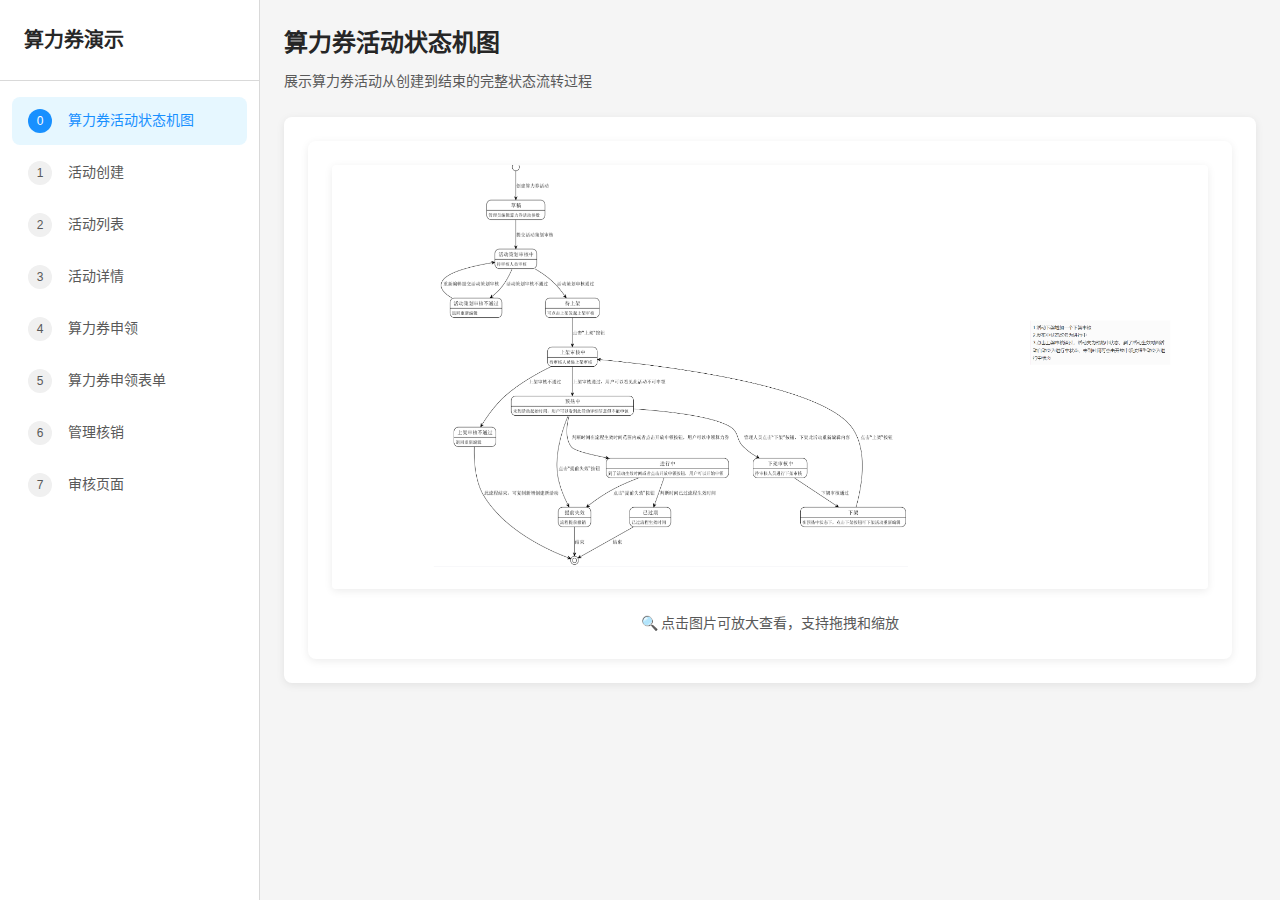
<file: index.html>
<!DOCTYPE html>
<html lang="zh-CN">
<head>
    <meta charset="UTF-8">
    <meta name="viewport" content="width=device-width, initial-scale=1.0">
    <title>算力券演示系统</title>
    <link rel="stylesheet" href="styles/main.css">
    <style>
        .content-area {
            padding: 0;
        }
        #content-frame {
            width: 100%;
            height: 100vh;
            border: none;
        }
    </style>
</head>
<body>
    <div class="main-container">
        <!-- 侧边栏导航 -->
        <aside class="sidebar">
            <div class="sidebar-header">
                <h1>算力券演示</h1>
            </div>
            <nav>
                <ul class="sidebar-nav">
                    <li class="sidebar-nav-item">
                        <a href="pages/state-machine.html" class="sidebar-nav-link active" target="content-frame">
                            <span class="step-number">0</span>
                            算力券活动状态机图
                        </a>
                    </li>
                    <li class="sidebar-nav-item">
                        <a href="pages/activity-create.html" class="sidebar-nav-link" target="content-frame">
                            <span class="step-number">1</span>
                            活动创建
                        </a>
                    </li>
                    <li class="sidebar-nav-item">
                        <a href="pages/activity-list.html" class="sidebar-nav-link" target="content-frame">
                            <span class="step-number">2</span>
                            活动列表
                        </a>
                    </li>
                    <li class="sidebar-nav-item">
                        <a href="pages/activity-detail.html" class="sidebar-nav-link" target="content-frame">
                            <span class="step-number">3</span>
                            活动详情
                        </a>
                    </li>
                    <li class="sidebar-nav-item">
                        <a href="pages/order-select.html" class="sidebar-nav-link" target="content-frame">
                            <span class="step-number">4</span>
                            算力券申领
                        </a>
                    </li>
                    <li class="sidebar-nav-item">
                        <a href="pages/material-submit.html" class="sidebar-nav-link" target="content-frame">
                            <span class="step-number">5</span>
                            算力券申领表单
                        </a>
                    </li>
                    <li class="sidebar-nav-item">
                        <a href="pages/verification-manage.html" class="sidebar-nav-link" target="content-frame">
                            <span class="step-number">6</span>
                            管理核销
                        </a>
                    </li>
                    <li class="sidebar-nav-item">
                        <a href="pages/audit.html" class="sidebar-nav-link" target="content-frame">
                            <span class="step-number">7</span>
                            审核页面
                        </a>
                    </li>
                </ul>
            </nav>
        </aside>

        <!-- 内容区域 -->
        <main class="content-area">
            <iframe 
                id="content-frame" 
                name="content-frame" 
                src="pages/state-machine.html" 
                frameborder="0"
            ></iframe>
        </main>
    </div>

    <script>
        // 导航链接点击时添加active类
        document.querySelectorAll('.sidebar-nav-link').forEach(link => {
            link.addEventListener('click', function() {
                document.querySelectorAll('.sidebar-nav-link').forEach(l => l.classList.remove('active'));
                this.classList.add('active');
            });
        });
    </script>
</body>
</html>
</file>
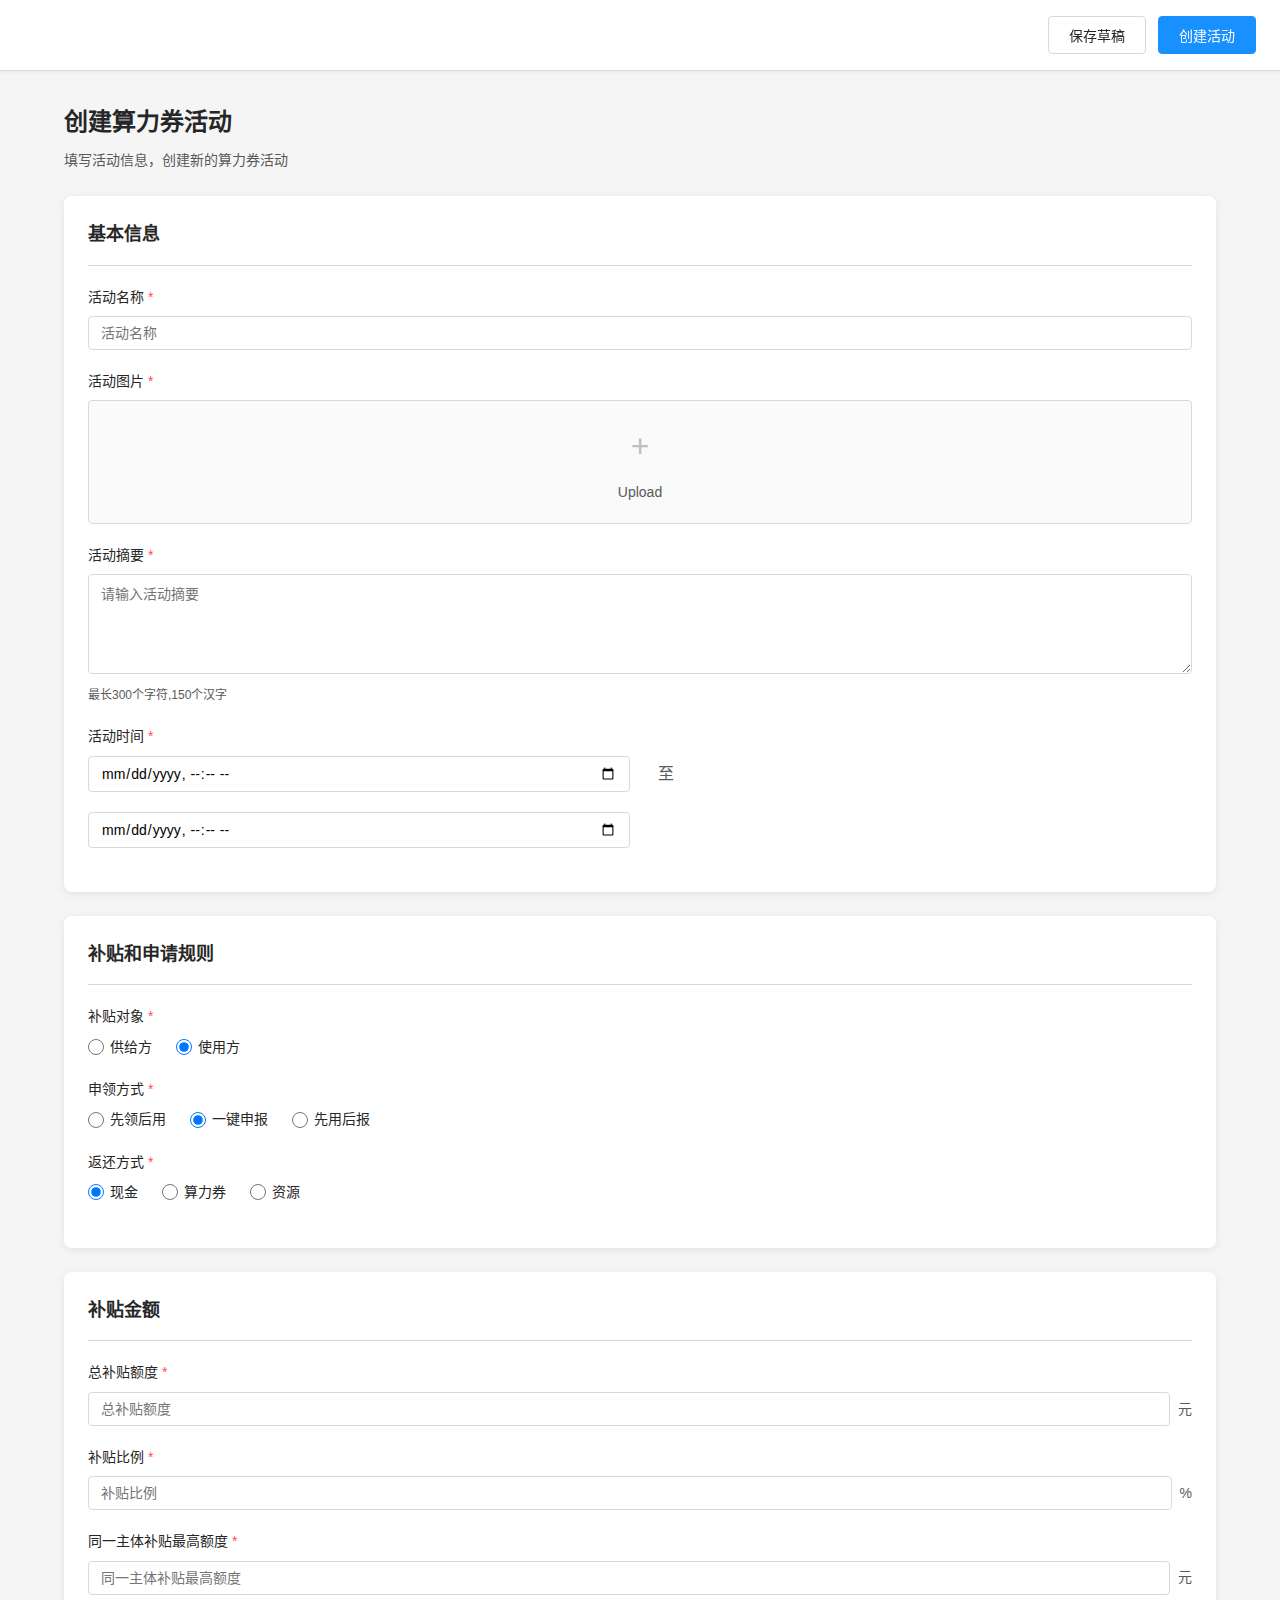
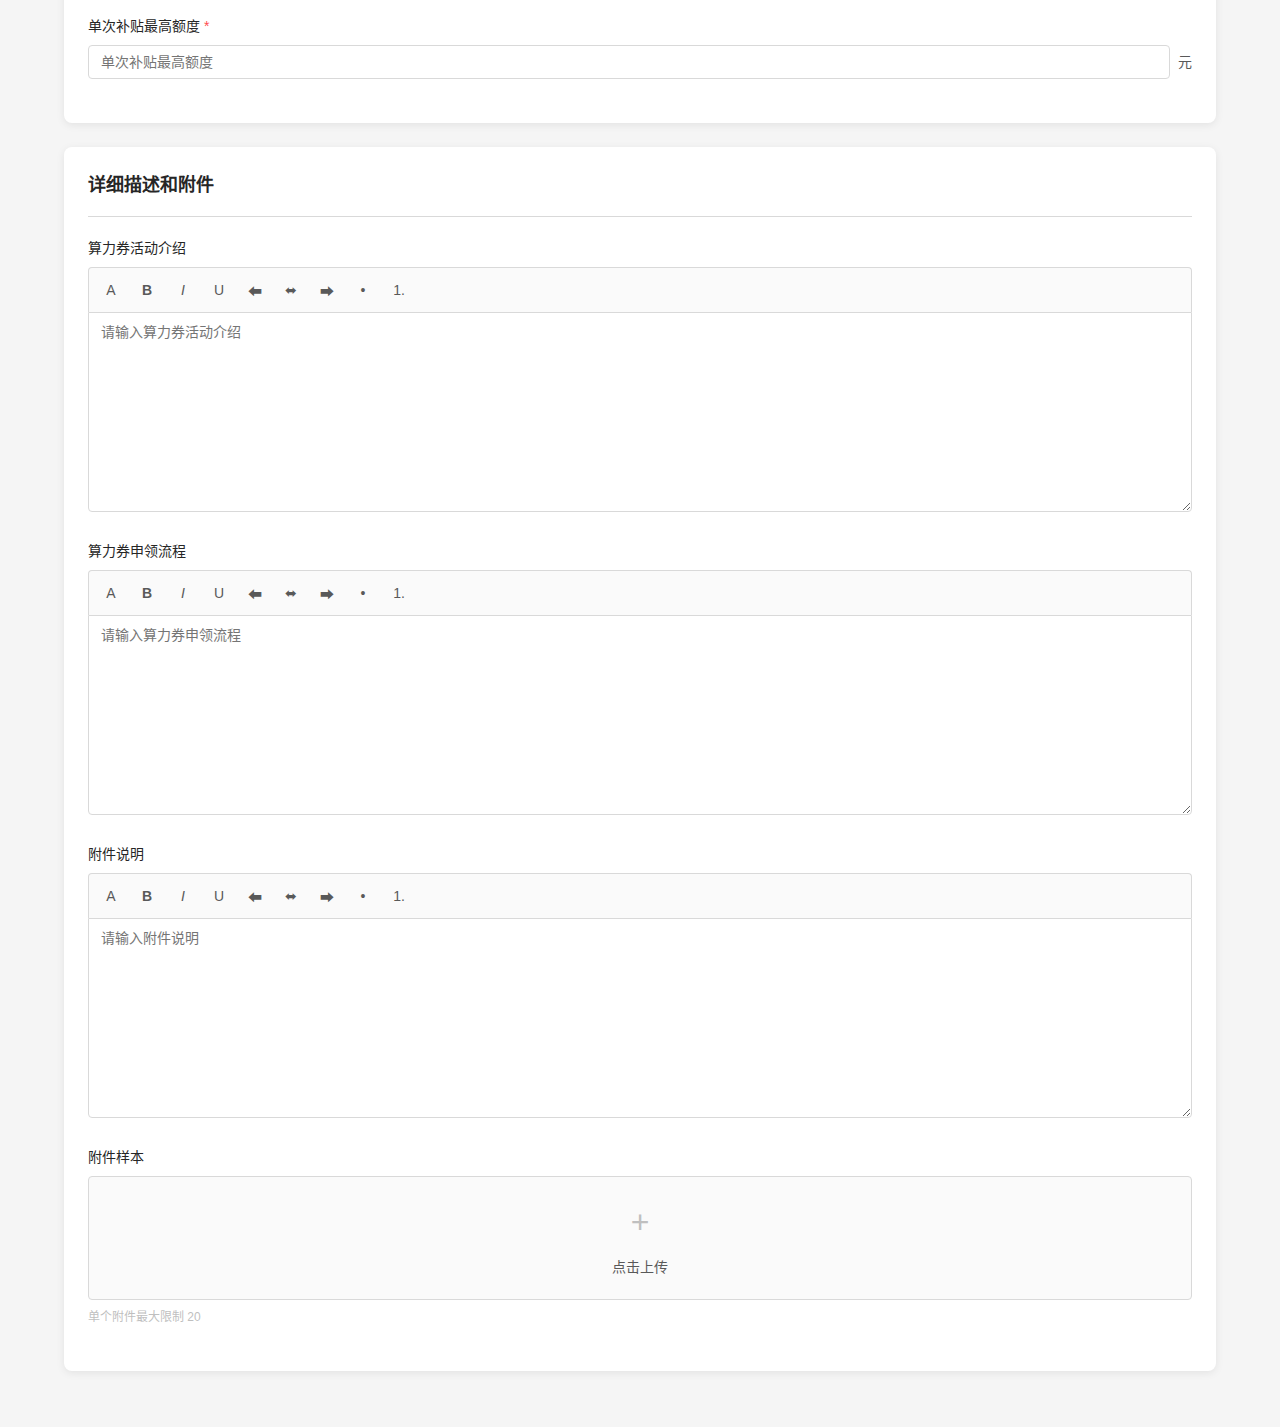
<file: pages/activity-create.html>
<!DOCTYPE html>
<html lang="zh-CN">
<head>
    <meta charset="UTF-8">
    <meta name="viewport" content="width=device-width, initial-scale=1.0">
    <title>活动创建</title>
    <link rel="stylesheet" href="../styles/main.css">
    <style>
        body {
            padding: 0;
            background-color: var(--bg-color);
            margin: 0;
        }
        .page-container {
            max-width: 100%;
            margin: 0;
        }
        
        /* 顶部操作栏 */
        .top-action-bar {
            background: var(--bg-white);
            border-bottom: 1px solid var(--border-color);
            padding: 16px 24px;
            display: flex;
            justify-content: flex-end;
            gap: 12px;
            position: sticky;
            top: 0;
            z-index: 100;
            box-shadow: 0 2px 4px rgba(0, 0, 0, 0.04);
        }
        .btn-top-action {
            padding: 8px 20px;
            border: 1px solid var(--border-color);
            border-radius: var(--radius-sm);
            font-size: 14px;
            cursor: pointer;
            transition: all 0.2s;
            background: var(--bg-white);
            color: var(--text-primary);
        }
        .btn-top-action:hover {
            border-color: var(--primary-color);
            color: var(--primary-color);
        }
        .btn-top-action.primary {
            background-color: var(--primary-color);
            color: white;
            border-color: var(--primary-color);
        }
        .btn-top-action.primary:hover {
            background-color: var(--primary-hover);
        }
        
        .content-wrapper {
            max-width: 1200px;
            margin: 0 auto;
            padding: 32px 24px;
        }
        .form-row {
            display: grid;
            grid-template-columns: repeat(2, 1fr);
            gap: 20px;
        }
        .form-group.full-width {
            grid-column: 1 / -1;
        }
        .form-group {
            margin-bottom: 20px;
        }
        .form-label {
            display: block;
            margin-bottom: 8px;
            color: var(--text-primary);
            font-size: 14px;
            font-weight: 500;
        }
        .form-label.required::after {
            content: ' *';
            color: var(--error-color);
        }
        .form-input,
        .form-select,
        .form-textarea {
            width: 100%;
            padding: 8px 12px;
            border: 1px solid var(--border-color);
            border-radius: var(--radius-sm);
            font-size: 14px;
            transition: all 0.2s;
            font-family: inherit;
        }
        .form-input:focus,
        .form-select:focus,
        .form-textarea:focus {
            outline: none;
            border-color: var(--primary-color);
            box-shadow: 0 0 0 2px rgba(24, 144, 255, 0.1);
        }
        .form-textarea {
            min-height: 100px;
            resize: vertical;
        }
        .form-textarea.large {
            min-height: 200px;
        }
        .char-limit {
            font-size: 12px;
            color: var(--text-secondary);
            margin-top: 4px;
        }
        .radio-group {
            display: flex;
            gap: 24px;
            margin-top: 8px;
        }
        .radio-item {
            display: flex;
            align-items: center;
            gap: 6px;
        }
        .radio-item input[type="radio"] {
            width: 16px;
            height: 16px;
            cursor: pointer;
        }
        .radio-item label {
            margin: 0;
            font-weight: normal;
            cursor: pointer;
            font-size: 14px;
        }
        .upload-area {
            border: 1px solid var(--border-color);
            border-radius: var(--radius-sm);
            padding: 20px;
            text-align: center;
            background: #fafafa;
            cursor: pointer;
            transition: all 0.2s;
        }
        .upload-area:hover {
            border-color: var(--primary-color);
            background: #f0f7ff;
        }
        .upload-icon {
            font-size: 32px;
            color: var(--text-disabled);
            margin-bottom: 8px;
        }
        .upload-text {
            font-size: 14px;
            color: var(--text-secondary);
        }
        .upload-hint {
            font-size: 12px;
            color: var(--text-disabled);
            margin-top: 8px;
        }
        .unit-label {
            display: inline-block;
            margin-left: 8px;
            color: var(--text-secondary);
            font-size: 14px;
        }
        .input-with-unit {
            display: flex;
            align-items: center;
        }
        .input-with-unit input {
            flex: 1;
        }
        .rich-text-toolbar {
            border: 1px solid var(--border-color);
            border-bottom: none;
            border-radius: var(--radius-sm) var(--radius-sm) 0 0;
            padding: 8px;
            background: #fafafa;
            display: flex;
            gap: 8px;
            flex-wrap: wrap;
        }
        .toolbar-btn {
            width: 28px;
            height: 28px;
            border: none;
            background: transparent;
            border-radius: var(--radius-sm);
            cursor: pointer;
            display: flex;
            align-items: center;
            justify-content: center;
            font-size: 14px;
            color: var(--text-secondary);
            transition: all 0.2s;
        }
        .toolbar-btn:hover {
            background: #e6f7ff;
            color: var(--primary-color);
        }
        .rich-text-area {
            border: 1px solid var(--border-color);
            border-radius: 0 0 var(--radius-sm) var(--radius-sm);
            min-height: 200px;
        }
        .section-title {
            font-size: 16px;
            font-weight: 600;
            color: var(--text-primary);
            margin-bottom: 20px;
            padding-bottom: 12px;
            border-bottom: 1px solid var(--border-color);
        }
    </style>
</head>
<body>
    <!-- 顶部操作栏 -->
    <div class="top-action-bar">
        <button type="button" class="btn-top-action">保存草稿</button>
        <button type="submit" class="btn-top-action primary" form="activityForm">创建活动</button>
    </div>

    <div class="content-wrapper">
        <div class="page-header">
            <h1 class="page-title">创建算力券活动</h1>
            <p class="page-description">填写活动信息，创建新的算力券活动</p>
        </div>

        <form id="activityForm">
            <!-- 基本信息 -->
            <div class="card">
                <div class="card-header">
                    <h2 class="card-title">基本信息</h2>
                </div>
                
                <div class="form-group">
                    <label class="form-label required">活动名称</label>
                    <input type="text" class="form-input" placeholder="活动名称">
                </div>

                <div class="form-group">
                    <label class="form-label required">活动图片</label>
                    <div class="upload-area">
                        <div class="upload-icon">+</div>
                        <div class="upload-text">Upload</div>
                    </div>
                </div>

                <div class="form-group">
                    <label class="form-label required">活动摘要</label>
                    <textarea class="form-textarea" placeholder="请输入活动摘要"></textarea>
                    <div class="char-limit">最长300个字符,150个汉字</div>
                </div>

                <div class="form-group">
                    <label class="form-label required">活动时间</label>
                    <div class="form-row">
                        <div class="form-group" style="margin-bottom: 0;">
                            <input type="datetime-local" class="form-input" placeholder="起始时间">
                        </div>
                        <div style="display: flex; align-items: center; padding: 0 8px;">
                            <span style="color: var(--text-secondary);">至</span>
                        </div>
                        <div class="form-group" style="margin-bottom: 0;">
                            <input type="datetime-local" class="form-input" placeholder="结束时间">
                        </div>
                    </div>
                </div>
            </div>

            <!-- 补贴和申请规则 -->
            <div class="card">
                <div class="card-header">
                    <h2 class="card-title">补贴和申请规则</h2>
                </div>

                <div class="form-group">
                    <label class="form-label required">补贴对象</label>
                    <div class="radio-group">
                        <div class="radio-item">
                            <input type="radio" id="target-supplier" name="subsidy-target" value="supplier">
                            <label for="target-supplier">供给方</label>
                        </div>
                        <div class="radio-item">
                            <input type="radio" id="target-user" name="subsidy-target" value="user" checked>
                            <label for="target-user">使用方</label>
                        </div>
                    </div>
                </div>

                <div class="form-group">
                    <label class="form-label required">申领方式</label>
                    <div class="radio-group">
                        <div class="radio-item">
                            <input type="radio" id="method-claim-first" name="application-method" value="claim-first">
                            <label for="method-claim-first">先领后用</label>
                        </div>
                        <div class="radio-item">
                            <input type="radio" id="method-one-click" name="application-method" value="one-click" checked>
                            <label for="method-one-click">一键申报</label>
                        </div>
                        <div class="radio-item">
                            <input type="radio" id="method-use-first" name="application-method" value="use-first">
                            <label for="method-use-first">先用后报</label>
                        </div>
                    </div>
                </div>

                <div class="form-group">
                    <label class="form-label required">返还方式</label>
                    <div class="radio-group">
                        <div class="radio-item">
                            <input type="radio" id="return-cash" name="reimbursement-method" value="cash" checked>
                            <label for="return-cash">现金</label>
                        </div>
                        <div class="radio-item">
                            <input type="radio" id="return-voucher" name="reimbursement-method" value="voucher">
                            <label for="return-voucher">算力券</label>
                        </div>
                        <div class="radio-item">
                            <input type="radio" id="return-resource" name="reimbursement-method" value="resource">
                            <label for="return-resource">资源</label>
                        </div>
                    </div>
                </div>
            </div>

            <!-- 补贴金额 -->
            <div class="card">
                <div class="card-header">
                    <h2 class="card-title">补贴金额</h2>
                </div>

                <div class="form-group">
                    <label class="form-label required">总补贴额度</label>
                    <div class="input-with-unit">
                        <input type="number" class="form-input" placeholder="总补贴额度">
                        <span class="unit-label">元</span>
                    </div>
                </div>

                <div class="form-group">
                    <label class="form-label required">补贴比例</label>
                    <div class="input-with-unit">
                        <input type="number" class="form-input" placeholder="补贴比例">
                        <span class="unit-label">%</span>
                    </div>
                </div>

                <div class="form-group">
                    <label class="form-label required">同一主体补贴最高额度</label>
                    <div class="input-with-unit">
                        <input type="number" class="form-input" placeholder="同一主体补贴最高额度">
                        <span class="unit-label">元</span>
                    </div>
                </div>

                <div class="form-group">
                    <label class="form-label required">单次补贴最高额度</label>
                    <div class="input-with-unit">
                        <input type="number" class="form-input" placeholder="单次补贴最高额度">
                        <span class="unit-label">元</span>
                    </div>
                </div>
            </div>

            <!-- 详细描述和附件 -->
            <div class="card">
                <div class="card-header">
                    <h2 class="card-title">详细描述和附件</h2>
                </div>

                <div class="form-group">
                    <label class="form-label">算力券活动介绍</label>
                    <div class="rich-text-toolbar">
                        <button type="button" class="toolbar-btn" title="字体大小">A</button>
                        <button type="button" class="toolbar-btn" title="粗体"><strong>B</strong></button>
                        <button type="button" class="toolbar-btn" title="斜体"><em>I</em></button>
                        <button type="button" class="toolbar-btn" title="下划线">U</button>
                        <button type="button" class="toolbar-btn" title="左对齐">⬅</button>
                        <button type="button" class="toolbar-btn" title="居中">⬌</button>
                        <button type="button" class="toolbar-btn" title="右对齐">➡</button>
                        <button type="button" class="toolbar-btn" title="无序列表">•</button>
                        <button type="button" class="toolbar-btn" title="有序列表">1.</button>
                    </div>
                    <textarea class="form-textarea rich-text-area large" placeholder="请输入算力券活动介绍"></textarea>
                </div>

                <div class="form-group">
                    <label class="form-label">算力券申领流程</label>
                    <div class="rich-text-toolbar">
                        <button type="button" class="toolbar-btn" title="字体大小">A</button>
                        <button type="button" class="toolbar-btn" title="粗体"><strong>B</strong></button>
                        <button type="button" class="toolbar-btn" title="斜体"><em>I</em></button>
                        <button type="button" class="toolbar-btn" title="下划线">U</button>
                        <button type="button" class="toolbar-btn" title="左对齐">⬅</button>
                        <button type="button" class="toolbar-btn" title="居中">⬌</button>
                        <button type="button" class="toolbar-btn" title="右对齐">➡</button>
                        <button type="button" class="toolbar-btn" title="无序列表">•</button>
                        <button type="button" class="toolbar-btn" title="有序列表">1.</button>
                    </div>
                    <textarea class="form-textarea rich-text-area large" placeholder="请输入算力券申领流程"></textarea>
                </div>

                <div class="form-group">
                    <label class="form-label">附件说明</label>
                    <div class="rich-text-toolbar">
                        <button type="button" class="toolbar-btn" title="字体大小">A</button>
                        <button type="button" class="toolbar-btn" title="粗体"><strong>B</strong></button>
                        <button type="button" class="toolbar-btn" title="斜体"><em>I</em></button>
                        <button type="button" class="toolbar-btn" title="下划线">U</button>
                        <button type="button" class="toolbar-btn" title="左对齐">⬅</button>
                        <button type="button" class="toolbar-btn" title="居中">⬌</button>
                        <button type="button" class="toolbar-btn" title="右对齐">➡</button>
                        <button type="button" class="toolbar-btn" title="无序列表">•</button>
                        <button type="button" class="toolbar-btn" title="有序列表">1.</button>
                    </div>
                    <textarea class="form-textarea rich-text-area" placeholder="请输入附件说明"></textarea>
                </div>

                <div class="form-group">
                    <label class="form-label">附件样本</label>
                    <div class="upload-area">
                        <div class="upload-icon">+</div>
                        <div class="upload-text">点击上传</div>
                    </div>
                    <div class="upload-hint">单个附件最大限制 20</div>
                </div>
            </div>
        </form>
    </div>
</body>
</html>
</file>
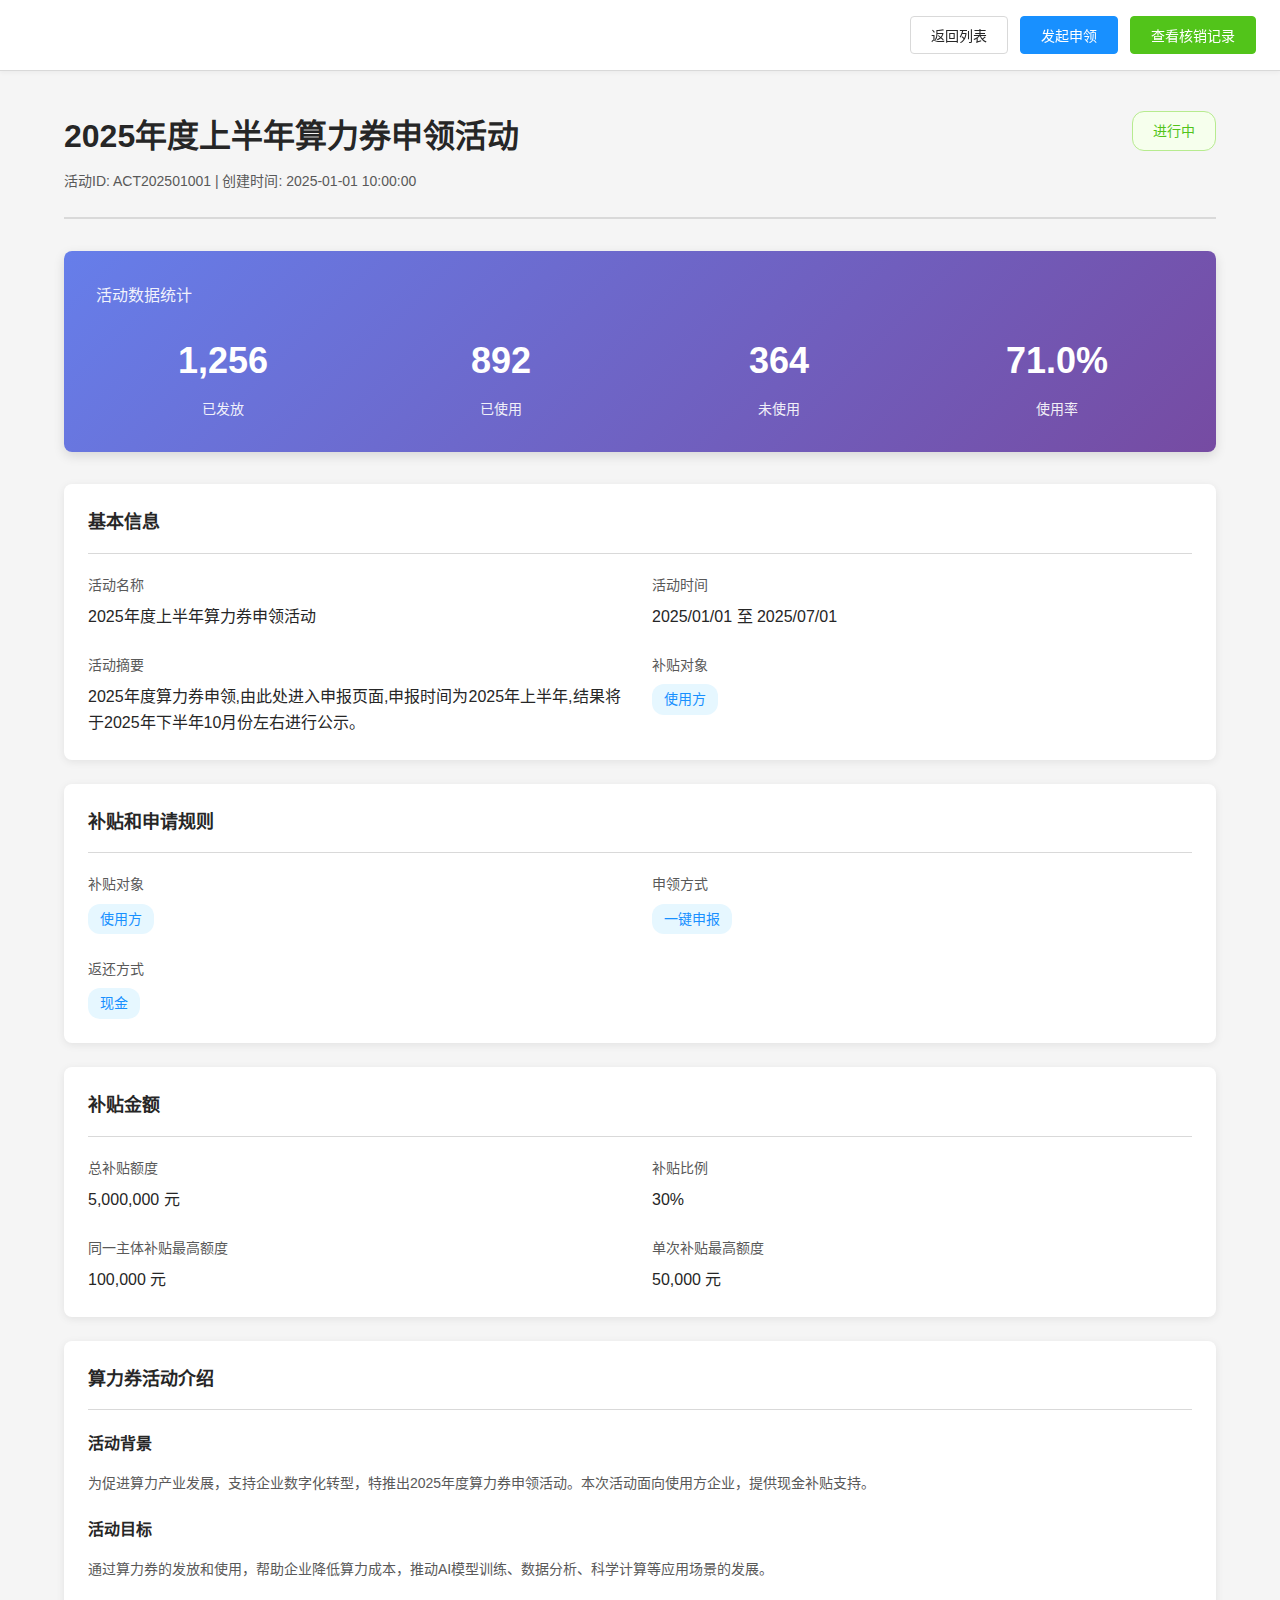
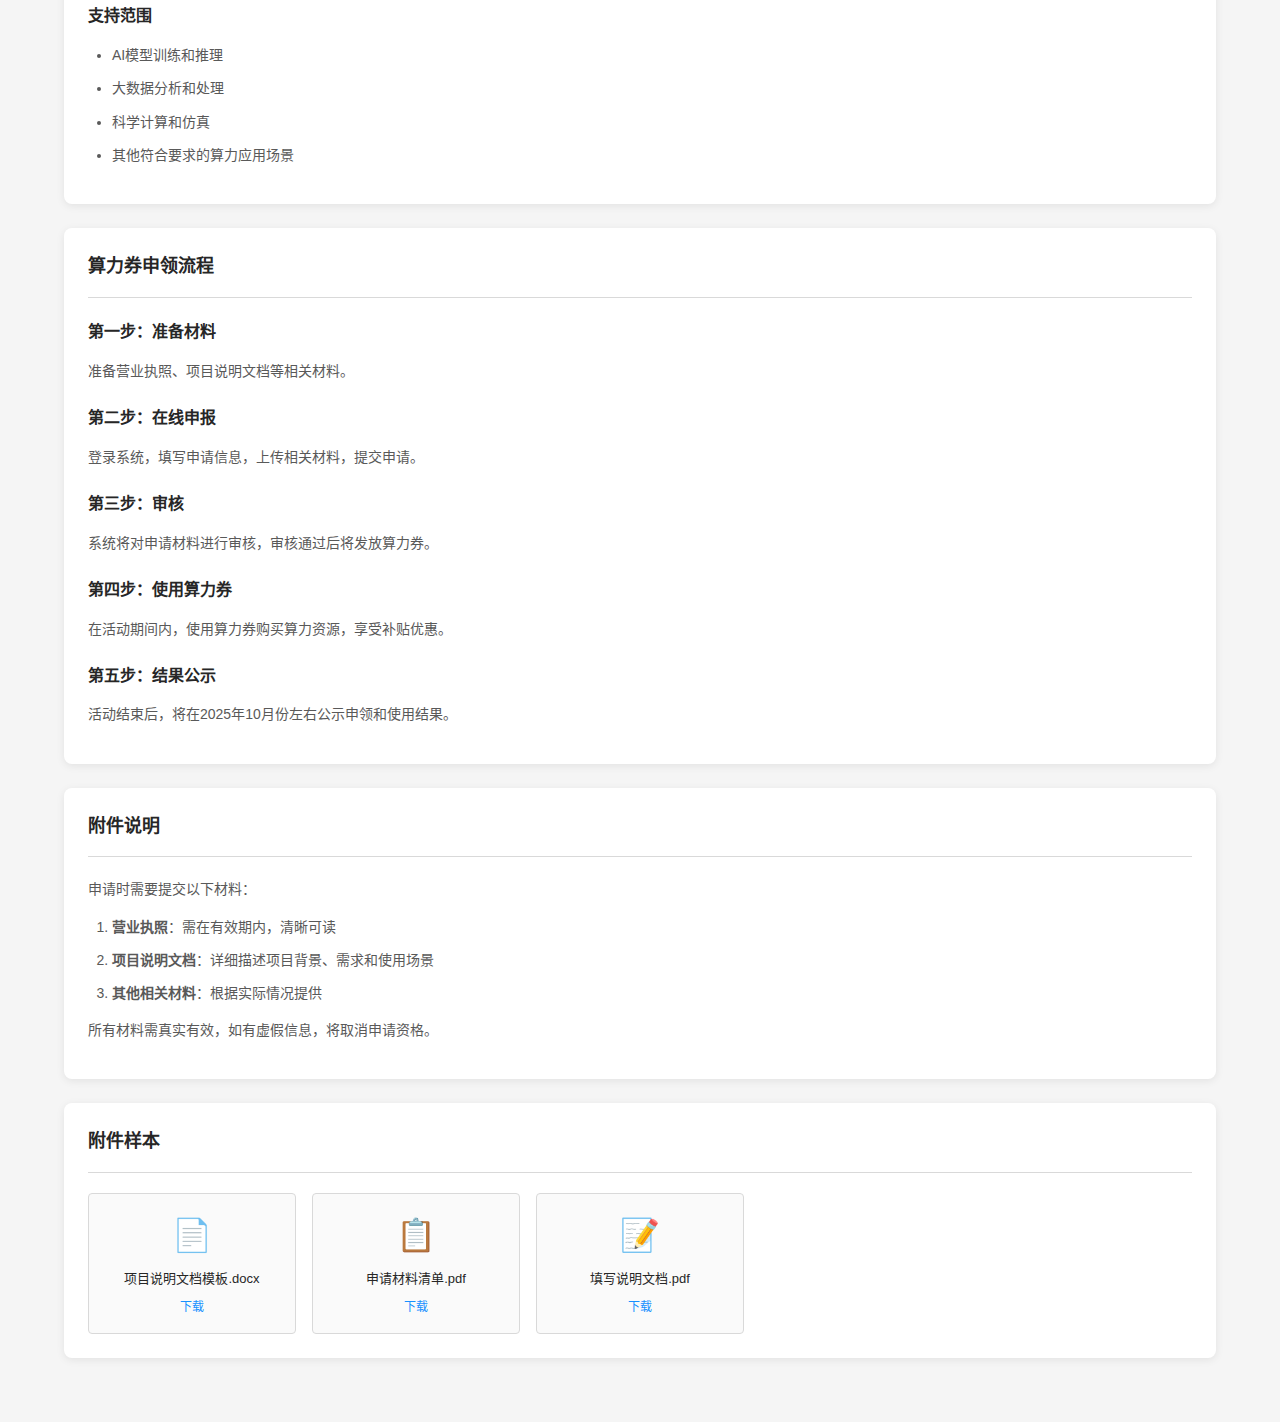
<file: pages/activity-detail.html>
<!DOCTYPE html>
<html lang="zh-CN">
<head>
    <meta charset="UTF-8">
    <meta name="viewport" content="width=device-width, initial-scale=1.0">
    <title>活动详情</title>
    <link rel="stylesheet" href="../styles/main.css">
    <style>
        body {
            padding: 0;
            background-color: var(--bg-color);
            margin: 0;
        }
        .page-container {
            max-width: 100%;
            margin: 0;
        }
        
        /* 顶部图片区域 */
        .activity-header-image {
            width: 100%;
            height: 400px;
            object-fit: cover;
            background: linear-gradient(135deg, #667eea 0%, #764ba2 100%);
            display: block;
        }
        .activity-header-image img {
            width: 100%;
            height: 100%;
            object-fit: cover;
        }
        
        /* 内容区域 */
        .content-wrapper {
            max-width: 1200px;
            margin: 0 auto;
            padding: 40px 24px;
        }
        
        /* 页面标题区域 */
        .page-header-section {
            display: flex;
            justify-content: space-between;
            align-items: flex-start;
            margin-bottom: 32px;
            padding-bottom: 24px;
            border-bottom: 2px solid var(--border-color);
        }
        .page-title-group h1 {
            font-size: 32px;
            font-weight: 600;
            color: var(--text-primary);
            margin-bottom: 8px;
        }
        .page-title-group p {
            font-size: 14px;
            color: var(--text-secondary);
        }
        .status-badge-large {
            padding: 8px 20px;
            font-size: 14px;
            font-weight: 500;
        }
        
        /* 统计卡片 */
        .stat-card {
            background: linear-gradient(135deg, #667eea 0%, #764ba2 100%);
            color: white;
            padding: 32px;
            border-radius: var(--radius-md);
            margin-bottom: 32px;
            box-shadow: var(--shadow-md);
        }
        .stat-card h3 {
            font-size: 16px;
            opacity: 0.9;
            margin-bottom: 24px;
            font-weight: 500;
        }
        .stat-numbers {
            display: grid;
            grid-template-columns: repeat(4, 1fr);
            gap: 24px;
        }
        .stat-number {
            text-align: center;
        }
        .stat-number-value {
            font-size: 36px;
            font-weight: 600;
            margin-bottom: 8px;
        }
        .stat-number-label {
            font-size: 14px;
            opacity: 0.9;
        }
        
        /* 详情网格 */
        .detail-grid {
            display: grid;
            grid-template-columns: repeat(2, 1fr);
            gap: 24px;
        }
        .detail-item {
            display: flex;
            flex-direction: column;
            gap: 8px;
        }
        .detail-label {
            font-size: 14px;
            color: var(--text-secondary);
            font-weight: 500;
        }
        .detail-value {
            font-size: 16px;
            color: var(--text-primary);
            font-weight: 500;
        }
        .detail-value.tag {
            display: inline-block;
            padding: 4px 12px;
            background: #e6f7ff;
            color: var(--primary-color);
            border-radius: 12px;
            font-size: 14px;
            width: fit-content;
        }
        
        /* 富文本内容 */
        .rich-content {
            color: var(--text-secondary);
            line-height: 1.8;
            font-size: 14px;
        }
        .rich-content h3 {
            color: var(--text-primary);
            font-size: 16px;
            margin: 20px 0 12px;
        }
        .rich-content h3:first-child {
            margin-top: 0;
        }
        .rich-content p {
            margin-bottom: 12px;
        }
        .rich-content ul, .rich-content ol {
            margin: 12px 0;
            padding-left: 24px;
        }
        .rich-content li {
            margin-bottom: 8px;
        }
        
        /* 附件展示 */
        .attachment-list {
            display: grid;
            grid-template-columns: repeat(auto-fill, minmax(200px, 1fr));
            gap: 16px;
            margin-top: 16px;
        }
        .attachment-item {
            border: 1px solid var(--border-color);
            border-radius: var(--radius-sm);
            padding: 16px;
            text-align: center;
            background: #fafafa;
            transition: all 0.2s;
        }
        .attachment-item:hover {
            border-color: var(--primary-color);
            background: #f0f7ff;
        }
        .attachment-icon {
            font-size: 32px;
            margin-bottom: 8px;
        }
        .attachment-name {
            font-size: 13px;
            color: var(--text-primary);
            word-break: break-all;
        }
        .attachment-download {
            margin-top: 8px;
            font-size: 12px;
            color: var(--primary-color);
            cursor: pointer;
        }
        .attachment-download:hover {
            text-decoration: underline;
        }
        
        /* 顶部操作栏 */
        .top-action-bar {
            background: var(--bg-white);
            border-bottom: 1px solid var(--border-color);
            padding: 16px 24px;
            display: flex;
            justify-content: flex-end;
            gap: 12px;
            position: sticky;
            top: 0;
            z-index: 100;
            box-shadow: 0 2px 4px rgba(0, 0, 0, 0.04);
        }
        .btn-top-action {
            padding: 8px 20px;
            border: 1px solid var(--border-color);
            border-radius: var(--radius-sm);
            font-size: 14px;
            cursor: pointer;
            transition: all 0.2s;
            background: var(--bg-white);
            color: var(--text-primary);
        }
        .btn-top-action:hover {
            border-color: var(--primary-color);
            color: var(--primary-color);
        }
        .btn-top-action.primary {
            background-color: var(--primary-color);
            color: white;
            border-color: var(--primary-color);
        }
        .btn-top-action.primary:hover {
            background-color: var(--primary-hover);
        }
        .btn-top-action.warning {
            background-color: var(--warning-color);
            color: white;
            border-color: var(--warning-color);
        }
        .btn-top-action.warning:hover {
            background-color: #ffc53d;
        }
        .btn-top-action.success {
            background-color: var(--success-color);
            color: white;
            border-color: var(--success-color);
        }
        .btn-top-action.success:hover {
            background-color: #73d13d;
        }
        
        /* 卡片间距 */
        .card {
            margin-bottom: 24px;
        }
    </style>
</head>
<body>
    <!-- 顶部操作栏 -->
    <div class="top-action-bar">
        <button class="btn-top-action">返回列表</button>
        <button class="btn-top-action primary">发起申领</button>
        <button class="btn-top-action success">查看核销记录</button>
    </div>

    <!-- 活动图片头部 -->
    <!-- <div class="activity-header-image">
        <img src="../assets/activity-detail-banner.png" alt="活动图片" onerror="this.parentElement.style.background='linear-gradient(135deg, #667eea 0%, #764ba2 100%)'; this.style.display='none';">
    </div> -->

    <div class="content-wrapper">
        <!-- 页面标题 -->
        <div class="page-header-section">
            <div class="page-title-group">
                <h1>2025年度上半年算力券申领活动</h1>
                <p>活动ID: ACT202501001 | 创建时间: 2025-01-01 10:00:00</p>
            </div>
            <span class="badge badge-success status-badge-large">进行中</span>
        </div>

        <!-- 数据统计 -->
        <div class="stat-card">
            <h3>活动数据统计</h3>
            <div class="stat-numbers">
                <div class="stat-number">
                    <div class="stat-number-value">1,256</div>
                    <div class="stat-number-label">已发放</div>
                </div>
                <div class="stat-number">
                    <div class="stat-number-value">892</div>
                    <div class="stat-number-label">已使用</div>
                </div>
                <div class="stat-number">
                    <div class="stat-number-value">364</div>
                    <div class="stat-number-label">未使用</div>
                </div>
                <div class="stat-number">
                    <div class="stat-number-value">71.0%</div>
                    <div class="stat-number-label">使用率</div>
                </div>
            </div>
        </div>

        <!-- 基本信息 -->
        <div class="card">
            <div class="card-header">
                <h2 class="card-title">基本信息</h2>
            </div>
            <div class="detail-grid">
                <div class="detail-item">
                    <span class="detail-label">活动名称</span>
                    <span class="detail-value">2025年度上半年算力券申领活动</span>
                </div>
                <div class="detail-item">
                    <span class="detail-label">活动时间</span>
                    <span class="detail-value">2025/01/01 至 2025/07/01</span>
                </div>
                <div class="detail-item">
                    <span class="detail-label">活动摘要</span>
                    <span class="detail-value">2025年度算力券申领,由此处进入申报页面,申报时间为2025年上半年,结果将于2025年下半年10月份左右进行公示。</span>
                </div>
                <div class="detail-item">
                    <span class="detail-label">补贴对象</span>
                    <span class="detail-value tag">使用方</span>
                </div>
            </div>
        </div>

        <!-- 补贴和申请规则 -->
        <div class="card">
            <div class="card-header">
                <h2 class="card-title">补贴和申请规则</h2>
            </div>
            <div class="detail-grid">
                <div class="detail-item">
                    <span class="detail-label">补贴对象</span>
                    <span class="detail-value tag">使用方</span>
                </div>
                <div class="detail-item">
                    <span class="detail-label">申领方式</span>
                    <span class="detail-value tag">一键申报</span>
                </div>
                <div class="detail-item">
                    <span class="detail-label">返还方式</span>
                    <span class="detail-value tag">现金</span>
                </div>
            </div>
        </div>

        <!-- 补贴金额 -->
        <div class="card">
            <div class="card-header">
                <h2 class="card-title">补贴金额</h2>
            </div>
            <div class="detail-grid">
                <div class="detail-item">
                    <span class="detail-label">总补贴额度</span>
                    <span class="detail-value">5,000,000 元</span>
                </div>
                <div class="detail-item">
                    <span class="detail-label">补贴比例</span>
                    <span class="detail-value">30%</span>
                </div>
                <div class="detail-item">
                    <span class="detail-label">同一主体补贴最高额度</span>
                    <span class="detail-value">100,000 元</span>
                </div>
                <div class="detail-item">
                    <span class="detail-label">单次补贴最高额度</span>
                    <span class="detail-value">50,000 元</span>
                </div>
            </div>
        </div>

        <!-- 算力券活动介绍 -->
        <div class="card">
            <div class="card-header">
                <h2 class="card-title">算力券活动介绍</h2>
            </div>
            <div class="rich-content">
                <h3>活动背景</h3>
                <p>为促进算力产业发展，支持企业数字化转型，特推出2025年度算力券申领活动。本次活动面向使用方企业，提供现金补贴支持。</p>
                
                <h3>活动目标</h3>
                <p>通过算力券的发放和使用，帮助企业降低算力成本，推动AI模型训练、数据分析、科学计算等应用场景的发展。</p>
                
                <h3>支持范围</h3>
                <ul>
                    <li>AI模型训练和推理</li>
                    <li>大数据分析和处理</li>
                    <li>科学计算和仿真</li>
                    <li>其他符合要求的算力应用场景</li>
                </ul>
            </div>
        </div>

        <!-- 算力券申领流程 -->
        <div class="card">
            <div class="card-header">
                <h2 class="card-title">算力券申领流程</h2>
            </div>
            <div class="rich-content">
                <h3>第一步：准备材料</h3>
                <p>准备营业执照、项目说明文档等相关材料。</p>
                
                <h3>第二步：在线申报</h3>
                <p>登录系统，填写申请信息，上传相关材料，提交申请。</p>
                
                <h3>第三步：审核</h3>
                <p>系统将对申请材料进行审核，审核通过后将发放算力券。</p>
                
                <h3>第四步：使用算力券</h3>
                <p>在活动期间内，使用算力券购买算力资源，享受补贴优惠。</p>
                
                <h3>第五步：结果公示</h3>
                <p>活动结束后，将在2025年10月份左右公示申领和使用结果。</p>
            </div>
        </div>

        <!-- 附件说明 -->
        <div class="card">
            <div class="card-header">
                <h2 class="card-title">附件说明</h2>
            </div>
            <div class="rich-content">
                <p>申请时需要提交以下材料：</p>
                <ol>
                    <li><strong>营业执照</strong>：需在有效期内，清晰可读</li>
                    <li><strong>项目说明文档</strong>：详细描述项目背景、需求和使用场景</li>
                    <li><strong>其他相关材料</strong>：根据实际情况提供</li>
                </ol>
                <p>所有材料需真实有效，如有虚假信息，将取消申请资格。</p>
            </div>
        </div>

        <!-- 附件样本 -->
        <div class="card">
            <div class="card-header">
                <h2 class="card-title">附件样本</h2>
            </div>
            <div class="attachment-list">
                <div class="attachment-item">
                    <div class="attachment-icon">📄</div>
                    <div class="attachment-name">项目说明文档模板.docx</div>
                    <div class="attachment-download">下载</div>
                </div>
                <div class="attachment-item">
                    <div class="attachment-icon">📋</div>
                    <div class="attachment-name">申请材料清单.pdf</div>
                    <div class="attachment-download">下载</div>
                </div>
                <div class="attachment-item">
                    <div class="attachment-icon">📝</div>
                    <div class="attachment-name">填写说明文档.pdf</div>
                    <div class="attachment-download">下载</div>
                </div>
            </div>
        </div>
    </div>
</body>
</html>
</file>
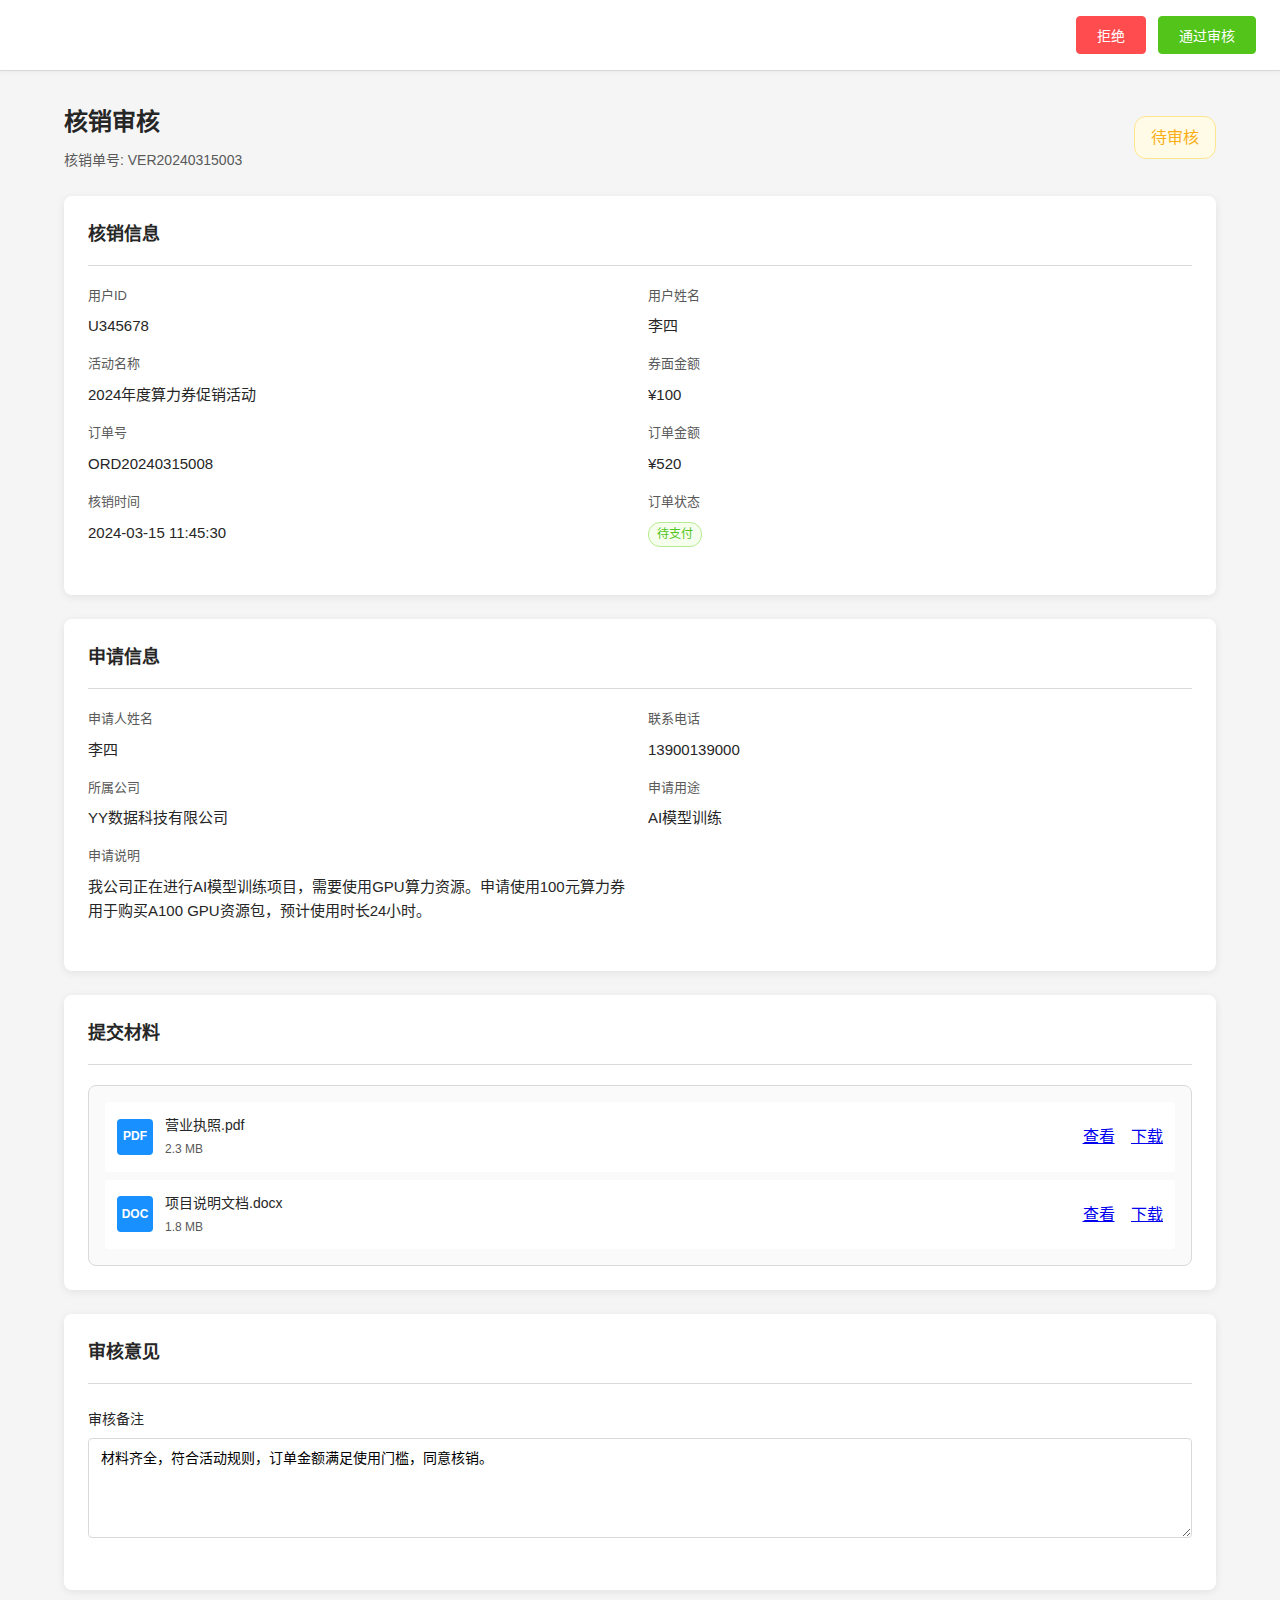
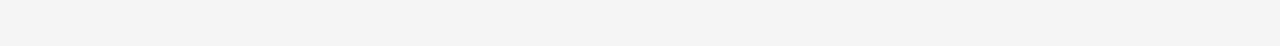
<file: pages/audit.html>
<!DOCTYPE html>
<html lang="zh-CN">
<head>
    <meta charset="UTF-8">
    <meta name="viewport" content="width=device-width, initial-scale=1.0">
    <title>审核页面</title>
    <link rel="stylesheet" href="../styles/main.css">
    <style>
        body {
            padding: 0;
            background-color: var(--bg-color);
            margin: 0;
        }
        .page-container {
            max-width: 100%;
            margin: 0;
        }
        
        /* 顶部操作栏 */
        .top-action-bar {
            background: var(--bg-white);
            border-bottom: 1px solid var(--border-color);
            padding: 16px 24px;
            display: flex;
            justify-content: flex-end;
            gap: 12px;
            position: sticky;
            top: 0;
            z-index: 100;
            box-shadow: 0 2px 4px rgba(0, 0, 0, 0.04);
        }
        .btn-top-action {
            padding: 8px 20px;
            border: 1px solid var(--border-color);
            border-radius: var(--radius-sm);
            font-size: 14px;
            cursor: pointer;
            transition: all 0.2s;
            background: var(--bg-white);
            color: var(--text-primary);
        }
        .btn-top-action:hover {
            border-color: var(--primary-color);
            color: var(--primary-color);
        }
        .btn-top-action.danger {
            background-color: var(--error-color);
            color: white;
            border-color: var(--error-color);
        }
        .btn-top-action.danger:hover {
            background-color: #ff7875;
        }
        .btn-top-action.success {
            background-color: var(--success-color);
            color: white;
            border-color: var(--success-color);
        }
        .btn-top-action.success:hover {
            background-color: #73d13d;
        }
        
        .content-wrapper {
            max-width: 1200px;
            margin: 0 auto;
            padding: 32px 24px;
        }
        .audit-header {
            display: flex;
            justify-content: space-between;
            align-items: center;
            margin-bottom: 24px;
        }
        .audit-status {
            font-size: 16px;
            padding: 8px 16px;
        }
        .info-section {
            margin-bottom: 24px;
        }
        .info-grid {
            display: grid;
            grid-template-columns: repeat(2, 1fr);
            gap: 16px;
        }
        .info-item {
            display: flex;
            flex-direction: column;
            gap: 8px;
        }
        .info-label {
            font-size: 13px;
            color: var(--text-secondary);
        }
        .info-value {
            font-size: 15px;
            color: var(--text-primary);
            font-weight: 500;
        }
        .file-preview {
            border: 1px solid var(--border-color);
            border-radius: var(--radius-md);
            padding: 16px;
            background: #fafafa;
            margin-top: 12px;
        }
        .file-preview-item {
            display: flex;
            align-items: center;
            justify-content: space-between;
            padding: 12px;
            background: var(--bg-white);
            border-radius: var(--radius-sm);
            margin-bottom: 8px;
        }
        .file-preview-item:last-child {
            margin-bottom: 0;
        }
        .file-preview-info {
            display: flex;
            align-items: center;
            gap: 12px;
        }
        .file-icon {
            width: 36px;
            height: 36px;
            background: var(--primary-color);
            border-radius: var(--radius-sm);
            display: flex;
            align-items: center;
            justify-content: center;
            color: white;
            font-weight: 600;
            font-size: 12px;
        }
        .file-name {
            font-size: 14px;
            color: var(--text-primary);
        }
        .audit-form {
            margin-top: 24px;
        }
        .reject-reason {
            margin-top: 12px;
        }
    </style>
</head>
<body>
    <!-- 顶部操作栏 -->
    <div class="top-action-bar">
        <button type="button" class="btn-top-action danger" onclick="showRejectReason()">拒绝</button>
        <button type="submit" class="btn-top-action success" form="auditForm">通过审核</button>
    </div>

    <div class="content-wrapper">
        <div class="audit-header">
            <div>
                <h1 class="page-title">核销审核</h1>
                <p class="page-description">核销单号: VER20240315003</p>
            </div>
            <span class="badge badge-warning audit-status">待审核</span>
        </div>

        <div class="card">
            <div class="card-header">
                <h2 class="card-title">核销信息</h2>
            </div>
            <div class="info-section">
                <div class="info-grid">
                    <div class="info-item">
                        <span class="info-label">用户ID</span>
                        <span class="info-value">U345678</span>
                    </div>
                    <div class="info-item">
                        <span class="info-label">用户姓名</span>
                        <span class="info-value">李四</span>
                    </div>
                    <div class="info-item">
                        <span class="info-label">活动名称</span>
                        <span class="info-value">2024年度算力券促销活动</span>
                    </div>
                    <div class="info-item">
                        <span class="info-label">券面金额</span>
                        <span class="info-value">¥100</span>
                    </div>
                    <div class="info-item">
                        <span class="info-label">订单号</span>
                        <span class="info-value">ORD20240315008</span>
                    </div>
                    <div class="info-item">
                        <span class="info-label">订单金额</span>
                        <span class="info-value">¥520</span>
                    </div>
                    <div class="info-item">
                        <span class="info-label">核销时间</span>
                        <span class="info-value">2024-03-15 11:45:30</span>
                    </div>
                    <div class="info-item">
                        <span class="info-label">订单状态</span>
                        <span class="info-value"><span class="badge badge-success">待支付</span></span>
                    </div>
                </div>
            </div>
        </div>

        <div class="card">
            <div class="card-header">
                <h2 class="card-title">申请信息</h2>
            </div>
            <div class="info-section">
                <div class="info-grid">
                    <div class="info-item">
                        <span class="info-label">申请人姓名</span>
                        <span class="info-value">李四</span>
                    </div>
                    <div class="info-item">
                        <span class="info-label">联系电话</span>
                        <span class="info-value">13900139000</span>
                    </div>
                    <div class="info-item full-width">
                        <span class="info-label">所属公司</span>
                        <span class="info-value">YY数据科技有限公司</span>
                    </div>
                    <div class="info-item full-width">
                        <span class="info-label">申请用途</span>
                        <span class="info-value">AI模型训练</span>
                    </div>
                    <div class="info-item full-width">
                        <span class="info-label">申请说明</span>
                        <span class="info-value" style="line-height: 1.6;">我公司正在进行AI模型训练项目，需要使用GPU算力资源。申请使用100元算力券用于购买A100 GPU资源包，预计使用时长24小时。</span>
                    </div>
                </div>
            </div>
        </div>

        <div class="card">
            <div class="card-header">
                <h2 class="card-title">提交材料</h2>
            </div>
            <div class="file-preview">
                <div class="file-preview-item">
                    <div class="file-preview-info">
                        <div class="file-icon">PDF</div>
                        <div>
                            <div class="file-name">营业执照.pdf</div>
                            <div style="font-size: 12px; color: var(--text-secondary); margin-top: 4px;">2.3 MB</div>
                        </div>
                    </div>
                    <div>
                        <a href="#" class="action-link">查看</a>
                        <a href="#" class="action-link" style="margin-left: 12px;">下载</a>
                    </div>
                </div>
                <div class="file-preview-item">
                    <div class="file-preview-info">
                        <div class="file-icon">DOC</div>
                        <div>
                            <div class="file-name">项目说明文档.docx</div>
                            <div style="font-size: 12px; color: var(--text-secondary); margin-top: 4px;">1.8 MB</div>
                        </div>
                    </div>
                    <div>
                        <a href="#" class="action-link">查看</a>
                        <a href="#" class="action-link" style="margin-left: 12px;">下载</a>
                    </div>
                </div>
            </div>
        </div>

        <div class="card">
            <div class="card-header">
                <h2 class="card-title">审核意见</h2>
            </div>
            <form class="audit-form" id="auditForm">
                <div class="form-group">
                    <label class="form-label">审核备注</label>
                    <textarea class="form-textarea" placeholder="请输入审核意见（可选）">材料齐全，符合活动规则，订单金额满足使用门槛，同意核销。</textarea>
                </div>
                <div class="form-group reject-reason" style="display: none;">
                    <label class="form-label required">拒绝原因</label>
                    <textarea class="form-textarea" placeholder="请详细说明拒绝原因"></textarea>
                </div>
            </form>
        </div>
    </div>

    <script>
        function showRejectReason() {
            const rejectReason = document.querySelector('.reject-reason');
            if (rejectReason.style.display === 'none') {
                rejectReason.style.display = 'block';
            } else {
                rejectReason.style.display = 'none';
            }
        }
    </script>
</body>
</html>
</file>
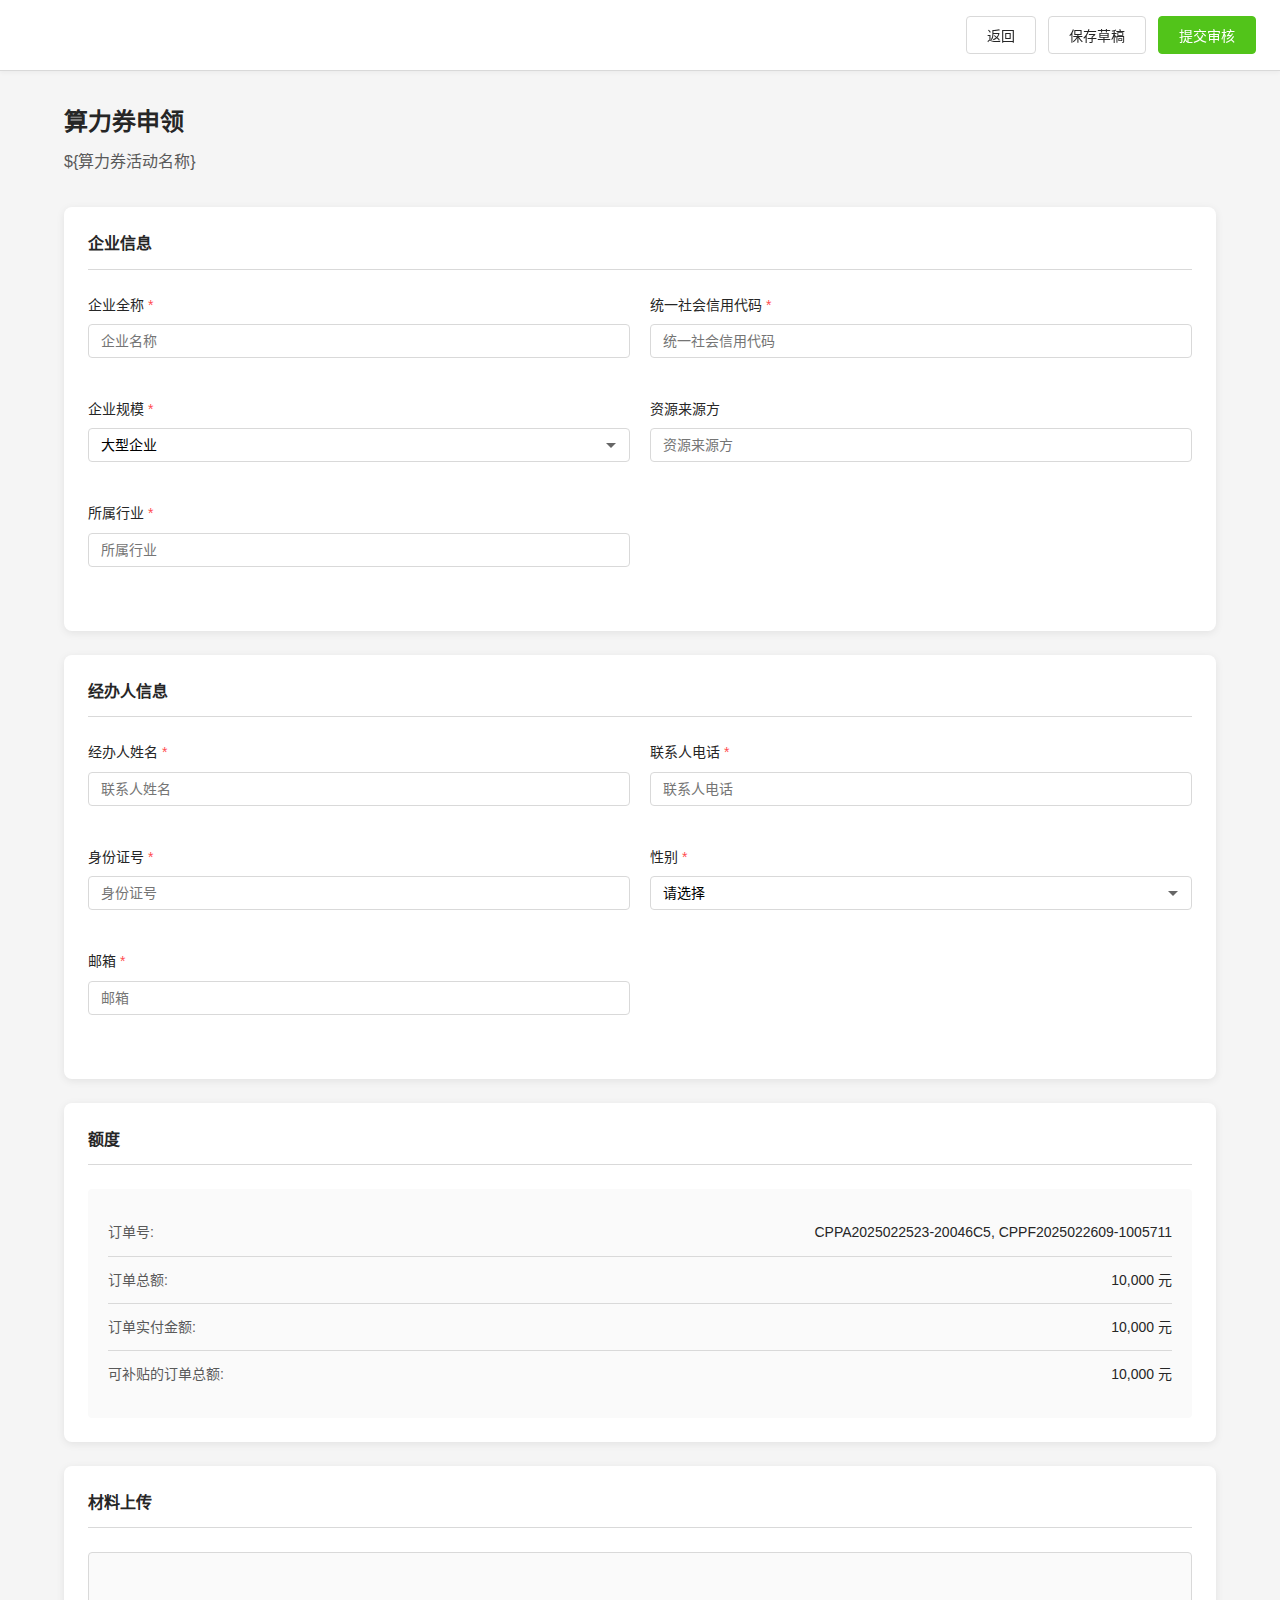
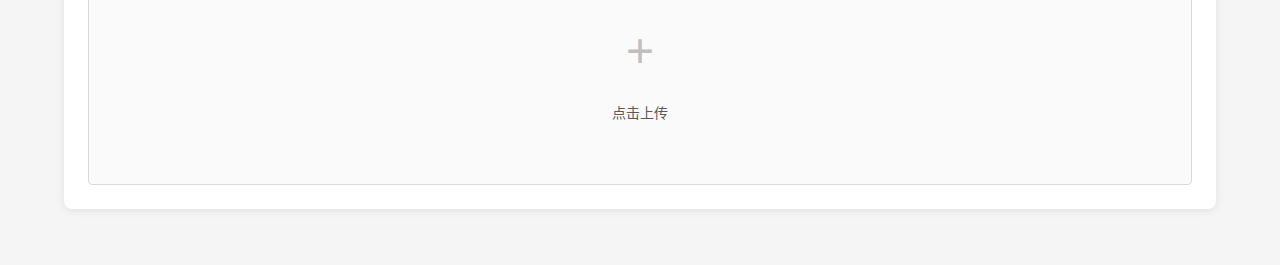
<file: pages/material-submit.html>
<!DOCTYPE html>
<html lang="zh-CN">
<head>
    <meta charset="UTF-8">
    <meta name="viewport" content="width=device-width, initial-scale=1.0">
    <title>算力券申领</title>
    <link rel="stylesheet" href="../styles/main.css">
    <style>
        body {
            padding: 0;
            background-color: var(--bg-color);
            margin: 0;
        }
        .page-container {
            max-width: 100%;
            margin: 0;
        }
        
        /* 顶部操作栏 */
        .top-action-bar {
            background: var(--bg-white);
            border-bottom: 1px solid var(--border-color);
            padding: 16px 24px;
            display: flex;
            justify-content: flex-end;
            gap: 12px;
            position: sticky;
            top: 0;
            z-index: 100;
            box-shadow: 0 2px 4px rgba(0, 0, 0, 0.04);
        }
        .btn-top-action {
            padding: 8px 20px;
            border: 1px solid var(--border-color);
            border-radius: var(--radius-sm);
            font-size: 14px;
            cursor: pointer;
            transition: all 0.2s;
            background: var(--bg-white);
            color: var(--text-primary);
        }
        .btn-top-action:hover {
            border-color: var(--primary-color);
            color: var(--primary-color);
        }
        .btn-top-action.submit {
            background-color: var(--success-color);
            color: white;
            border-color: var(--success-color);
        }
        .btn-top-action.submit:hover {
            background-color: #73d13d;
        }
        
        /* 内容区域 */
        .content-wrapper {
            max-width: 1200px;
            margin: 0 auto;
            padding: 32px 24px;
        }
        
        /* 页面标题 */
        .page-title-section {
            margin-bottom: 32px;
        }
        .page-title-main {
            font-size: 24px;
            font-weight: 600;
            color: var(--text-primary);
            margin-bottom: 8px;
        }
        .page-title-sub {
            font-size: 16px;
            color: var(--text-secondary);
            font-weight: normal;
        }
        
        /* 表单部分 */
        .form-section {
            background: var(--bg-white);
            border-radius: var(--radius-md);
            padding: 24px;
            margin-bottom: 24px;
            box-shadow: var(--shadow-sm);
        }
        .section-title {
            font-size: 16px;
            font-weight: 600;
            color: var(--text-primary);
            margin-bottom: 24px;
            padding-bottom: 12px;
            border-bottom: 1px solid var(--border-color);
        }
        .form-row {
            display: grid;
            grid-template-columns: repeat(2, 1fr);
            gap: 20px;
            margin-bottom: 20px;
        }
        .form-group {
            margin-bottom: 20px;
        }
        .form-group.full-width {
            grid-column: 1 / -1;
        }
        .form-label {
            display: block;
            margin-bottom: 8px;
            color: var(--text-primary);
            font-size: 14px;
            font-weight: 500;
        }
        .form-label.required::after {
            content: ' *';
            color: var(--error-color);
        }
        .form-input,
        .form-select {
            width: 100%;
            padding: 8px 12px;
            border: 1px solid var(--border-color);
            border-radius: var(--radius-sm);
            font-size: 14px;
            transition: all 0.2s;
            font-family: inherit;
            background: var(--bg-white);
        }
        .form-input:focus,
        .form-select:focus {
            outline: none;
            border-color: var(--primary-color);
            box-shadow: 0 0 0 2px rgba(24, 144, 255, 0.1);
        }
        .form-select {
            appearance: none;
            background-image: url("data:image/svg+xml,%3Csvg xmlns='http://www.w3.org/2000/svg' width='12' height='12' viewBox='0 0 12 12'%3E%3Cpath fill='%23666' d='M6 9L1 4h10z'/%3E%3C/svg%3E");
            background-repeat: no-repeat;
            background-position: right 12px center;
            padding-right: 36px;
        }
        
        /* 额度信息（只读） */
        .quota-section {
            background: #fafafa;
            border-radius: var(--radius-sm);
            padding: 20px;
        }
        .quota-item {
            display: flex;
            justify-content: space-between;
            padding: 12px 0;
            border-bottom: 1px solid var(--border-color);
        }
        .quota-item:last-child {
            border-bottom: none;
        }
        .quota-label {
            font-size: 14px;
            color: var(--text-secondary);
        }
        .quota-value {
            font-size: 14px;
            color: var(--text-primary);
            font-weight: 500;
        }
        
        /* 文件上传 */
        .upload-area {
            border: 1px solid var(--border-color);
            border-radius: var(--radius-sm);
            padding: 60px 20px;
            text-align: center;
            background: #fafafa;
            cursor: pointer;
            transition: all 0.2s;
        }
        .upload-area:hover {
            border-color: var(--primary-color);
            background: #f0f7ff;
        }
        .upload-icon {
            font-size: 48px;
            color: var(--text-disabled);
            margin-bottom: 12px;
        }
        .upload-text {
            font-size: 14px;
            color: var(--text-secondary);
        }
    </style>
</head>
<body>
    <!-- 顶部操作栏 -->
    <div class="top-action-bar">
        <button class="btn-top-action">返回</button>
        <button class="btn-top-action">保存草稿</button>
        <button class="btn-top-action submit">提交审核</button>
    </div>

    <div class="content-wrapper">
        <!-- 页面标题 -->
        <div class="page-title-section">
            <h1 class="page-title-main">算力券申领</h1>
            <p class="page-title-sub">${算力券活动名称}</p>
        </div>

        <form>
            <!-- 企业信息 -->
            <div class="form-section">
                <h2 class="section-title">企业信息</h2>
                <div class="form-row">
                    <div class="form-group">
                        <label class="form-label required">企业全称</label>
                        <input type="text" class="form-input" placeholder="企业名称">
                    </div>
                    <div class="form-group">
                        <label class="form-label required">统一社会信用代码</label>
                        <input type="text" class="form-input" placeholder="统一社会信用代码">
                    </div>
                </div>
                <div class="form-row">
                    <div class="form-group">
                        <label class="form-label required">企业规模</label>
                        <select class="form-select">
                            <option>大型企业</option>
                            <option>中型企业</option>
                            <option>小型企业</option>
                            <option>微型企业</option>
                        </select>
                    </div>
                    <div class="form-group">
                        <label class="form-label">资源来源方</label>
                        <input type="text" class="form-input" placeholder="资源来源方">
                    </div>
                </div>
                <div class="form-row">
                    <div class="form-group">
                        <label class="form-label required">所属行业</label>
                        <input type="text" class="form-input" placeholder="所属行业">
                    </div>
                </div>
            </div>

            <!-- 经办人信息 -->
            <div class="form-section">
                <h2 class="section-title">经办人信息</h2>
                <div class="form-row">
                    <div class="form-group">
                        <label class="form-label required">经办人姓名</label>
                        <input type="text" class="form-input" placeholder="联系人姓名">
                    </div>
                    <div class="form-group">
                        <label class="form-label required">联系人电话</label>
                        <input type="tel" class="form-input" placeholder="联系人电话">
                    </div>
                </div>
                <div class="form-row">
                    <div class="form-group">
                        <label class="form-label required">身份证号</label>
                        <input type="text" class="form-input" placeholder="身份证号">
                    </div>
                    <div class="form-group">
                        <label class="form-label required">性别</label>
                        <select class="form-select">
                            <option value="">请选择</option>
                            <option>男</option>
                            <option>女</option>
                        </select>
                    </div>
                </div>
                <div class="form-row">
                    <div class="form-group">
                        <label class="form-label required">邮箱</label>
                        <input type="email" class="form-input" placeholder="邮箱">
                    </div>
                </div>
            </div>

            <!-- 额度 -->
            <div class="form-section">
                <h2 class="section-title">额度</h2>
                <div class="quota-section">
                    <div class="quota-item">
                        <span class="quota-label">订单号:</span>
                        <span class="quota-value">CPPA2025022523-20046C5, CPPF2025022609-1005711</span>
                    </div>
                    <div class="quota-item">
                        <span class="quota-label">订单总额:</span>
                        <span class="quota-value">10,000 元</span>
                    </div>
                    <div class="quota-item">
                        <span class="quota-label">订单实付金额:</span>
                        <span class="quota-value">10,000 元</span>
                    </div>
                    <div class="quota-item">
                        <span class="quota-label">可补贴的订单总额:</span>
                        <span class="quota-value">10,000 元</span>
                    </div>
                </div>
            </div>

            <!-- 材料上传 -->
            <div class="form-section">
                <h2 class="section-title">材料上传</h2>
                <div class="upload-area">
                    <div class="upload-icon">+</div>
                    <div class="upload-text">点击上传</div>
                </div>
            </div>
        </form>
    </div>
</body>
</html>
</file>
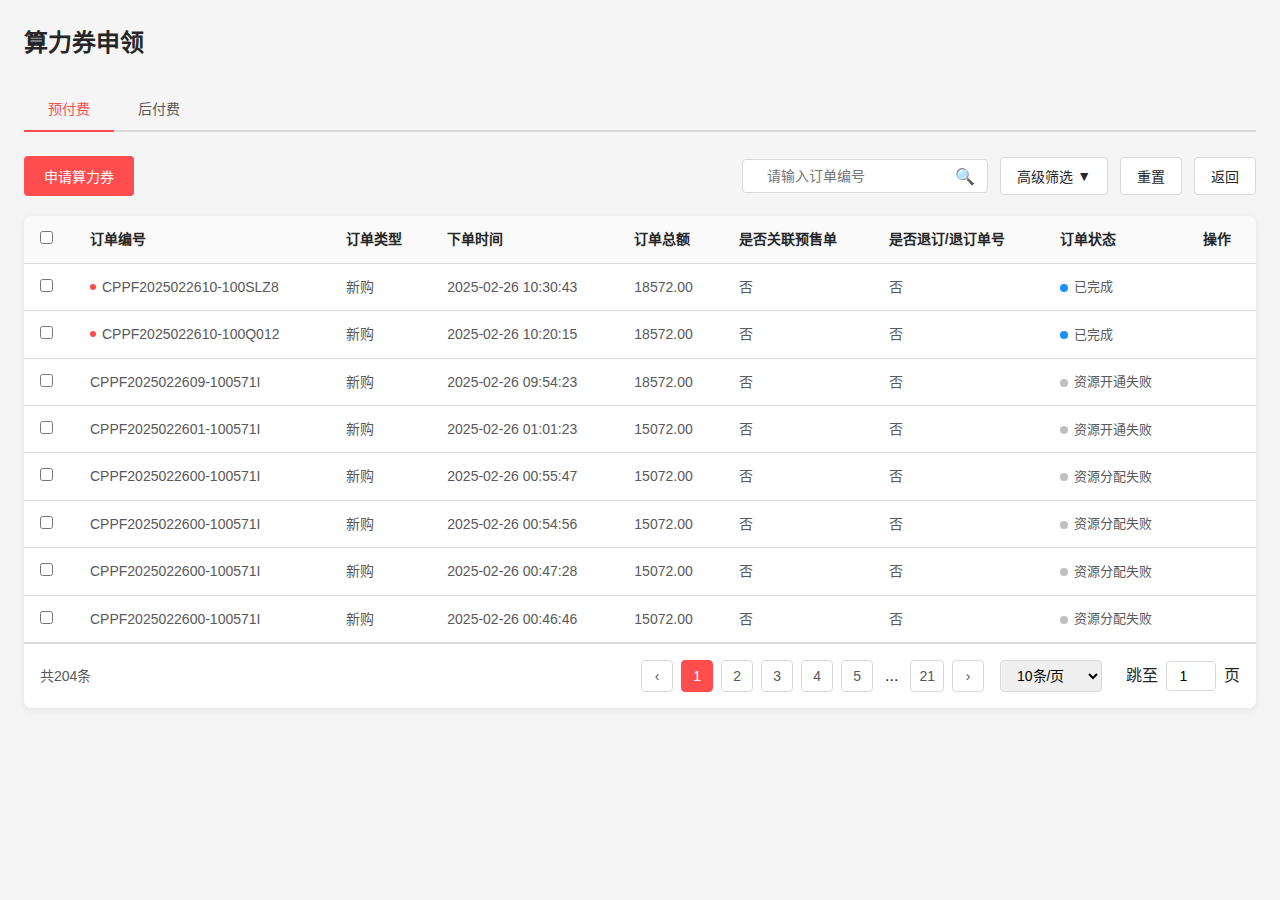
<file: pages/order-select.html>
<!DOCTYPE html>
<html lang="zh-CN">
<head>
    <meta charset="UTF-8">
    <meta name="viewport" content="width=device-width, initial-scale=1.0">
    <title>算力券申领</title>
    <link rel="stylesheet" href="../styles/main.css">
    <style>
        body {
            padding: 24px;
            background-color: var(--bg-color);
        }
        .page-header-section {
            display: flex;
            justify-content: space-between;
            align-items: center;
            margin-bottom: 24px;
        }
        .page-title {
            font-size: 24px;
            font-weight: 600;
            color: var(--text-primary);
            margin: 0;
        }
        .tabs {
            display: flex;
            gap: 0;
            border-bottom: 2px solid var(--border-color);
            margin-bottom: 24px;
        }
        .tab {
            padding: 12px 24px;
            background: transparent;
            border: none;
            border-bottom: 2px solid transparent;
            font-size: 14px;
            color: var(--text-secondary);
            cursor: pointer;
            transition: all 0.2s;
            margin-bottom: -2px;
        }
        .tab:hover {
            color: var(--text-primary);
        }
        .tab.active {
            color: var(--error-color);
            border-bottom-color: var(--error-color);
            font-weight: 500;
        }
        .action-bar {
            display: flex;
            justify-content: space-between;
            align-items: center;
            margin-bottom: 20px;
            flex-wrap: wrap;
            gap: 12px;
        }
        .action-left {
            display: flex;
            gap: 12px;
            align-items: center;
        }
        .btn-apply {
            background-color: var(--error-color);
            color: white;
            border: none;
            padding: 10px 20px;
            border-radius: var(--radius-sm);
            font-size: 14px;
            font-weight: 500;
            cursor: pointer;
            transition: all 0.2s;
        }
        .btn-apply:hover {
            background-color: #ff7875;
        }
        .action-right {
            display: flex;
            gap: 12px;
            align-items: center;
            flex-wrap: wrap;
        }
        .search-wrapper {
            display: flex;
            align-items: center;
            border: 1px solid var(--border-color);
            border-radius: var(--radius-sm);
            padding: 0 12px;
            background: var(--bg-white);
        }
        .search-wrapper input {
            border: none;
            padding: 8px 12px;
            font-size: 14px;
            outline: none;
            width: 200px;
        }
        .search-icon {
            color: var(--text-secondary);
            cursor: pointer;
        }
        .btn-filter {
            background: var(--bg-white);
            border: 1px solid var(--border-color);
            padding: 8px 16px;
            border-radius: var(--radius-sm);
            font-size: 14px;
            color: var(--text-primary);
            cursor: pointer;
            display: flex;
            align-items: center;
            gap: 4px;
        }
        .btn-filter:hover {
            border-color: var(--primary-color);
            color: var(--primary-color);
        }
        .btn-secondary-action {
            background: var(--bg-white);
            border: 1px solid var(--border-color);
            padding: 8px 16px;
            border-radius: var(--radius-sm);
            font-size: 14px;
            color: var(--text-primary);
            cursor: pointer;
        }
        .btn-secondary-action:hover {
            border-color: var(--primary-color);
            color: var(--primary-color);
        }
        .table-container {
            background: var(--bg-white);
            border-radius: var(--radius-md);
            box-shadow: var(--shadow-sm);
            overflow: hidden;
        }
        .table {
            width: 100%;
            border-collapse: collapse;
        }
        .table th {
            background-color: #fafafa;
            padding: 12px 16px;
            text-align: left;
            font-weight: 600;
            font-size: 14px;
            color: var(--text-primary);
            border-bottom: 1px solid var(--border-color);
        }
        .table td {
            padding: 12px 16px;
            font-size: 14px;
            color: var(--text-secondary);
            border-bottom: 1px solid var(--border-color);
        }
        .table tbody tr:hover {
            background-color: #fafafa;
        }
        .order-number {
            display: flex;
            align-items: center;
            gap: 6px;
        }
        .order-number-icon {
            width: 6px;
            height: 6px;
            border-radius: 50%;
            background-color: var(--error-color);
        }
        .status-badge {
            display: inline-flex;
            align-items: center;
            gap: 6px;
            font-size: 13px;
        }
        .status-dot {
            width: 8px;
            height: 8px;
            border-radius: 50%;
        }
        .status-dot.completed {
            background-color: var(--primary-color);
        }
        .status-dot.failed {
            background-color: var(--text-disabled);
        }
        .pagination-container {
            display: flex;
            justify-content: space-between;
            align-items: center;
            padding: 16px;
            background: var(--bg-white);
            border-top: 1px solid var(--border-color);
        }
        .pagination-info {
            font-size: 14px;
            color: var(--text-secondary);
        }
        .pagination-controls {
            display: flex;
            align-items: center;
            gap: 8px;
        }
        .pagination-btn {
            min-width: 32px;
            height: 32px;
            display: flex;
            align-items: center;
            justify-content: center;
            border: 1px solid var(--border-color);
            border-radius: var(--radius-sm);
            background: var(--bg-white);
            color: var(--text-secondary);
            cursor: pointer;
            font-size: 14px;
            padding: 0 8px;
        }
        .pagination-btn:hover {
            border-color: var(--primary-color);
            color: var(--primary-color);
        }
        .pagination-btn.active {
            background-color: var(--error-color);
            color: white;
            border-color: var(--error-color);
        }
        .pagination-btn:disabled {
            opacity: 0.5;
            cursor: not-allowed;
        }
        .pagination-select {
            padding: 6px 12px;
            border: 1px solid var(--border-color);
            border-radius: var(--radius-sm);
            font-size: 14px;
            margin: 0 8px;
        }
        .pagination-jump {
            display: flex;
            align-items: center;
            gap: 8px;
            margin-left: 8px;
        }
        .pagination-jump input {
            width: 50px;
            padding: 6px;
            border: 1px solid var(--border-color);
            border-radius: var(--radius-sm);
            font-size: 14px;
            text-align: center;
        }
    </style>
</head>
<body>
    <div class="page-container">
        <div class="page-header-section">
            <h1 class="page-title">算力券申领</h1>
        </div>

        <!-- 标签页 -->
        <div class="tabs">
            <button class="tab active">预付费</button>
            <button class="tab">后付费</button>
        </div>

        <!-- 操作栏 -->
        <div class="action-bar">
            <div class="action-left">
                <button class="btn-apply">申请算力券</button>
            </div>
            <div class="action-right">
                <div class="search-wrapper">
                    <input type="text" placeholder="请输入订单编号">
                    <span class="search-icon">🔍</span>
                </div>
                <button class="btn-filter">
                    高级筛选
                    <span>▼</span>
                </button>
                <button class="btn-secondary-action">重置</button>
                <button class="btn-secondary-action">返回</button>
            </div>
        </div>

        <!-- 订单列表表格 -->
        <div class="table-container">
            <table class="table">
                <thead>
                    <tr>
                        <th style="width: 50px;">
                            <input type="checkbox">
                        </th>
                        <th>订单编号</th>
                        <th>订单类型</th>
                        <th>下单时间</th>
                        <th>订单总额</th>
                        <th>是否关联预售单</th>
                        <th>是否退订/退订单号</th>
                        <th>订单状态</th>
                        <th>操作</th>
                    </tr>
                </thead>
                <tbody>
                    <tr>
                        <td><input type="checkbox"></td>
                        <td>
                            <div class="order-number">
                                <span class="order-number-icon"></span>
                                <span>CPPF2025022610-100SLZ8</span>
                            </div>
                        </td>
                        <td>新购</td>
                        <td>2025-02-26 10:30:43</td>
                        <td>18572.00</td>
                        <td>否</td>
                        <td>否</td>
                        <td>
                            <span class="status-badge">
                                <span class="status-dot completed"></span>
                                已完成
                            </span>
                        </td>
                        <td></td>
                    </tr>
                    <tr>
                        <td><input type="checkbox"></td>
                        <td>
                            <div class="order-number">
                                <span class="order-number-icon"></span>
                                <span>CPPF2025022610-100Q012</span>
                            </div>
                        </td>
                        <td>新购</td>
                        <td>2025-02-26 10:20:15</td>
                        <td>18572.00</td>
                        <td>否</td>
                        <td>否</td>
                        <td>
                            <span class="status-badge">
                                <span class="status-dot completed"></span>
                                已完成
                            </span>
                        </td>
                        <td></td>
                    </tr>
                    <tr>
                        <td><input type="checkbox"></td>
                        <td>CPPF2025022609-100571I</td>
                        <td>新购</td>
                        <td>2025-02-26 09:54:23</td>
                        <td>18572.00</td>
                        <td>否</td>
                        <td>否</td>
                        <td>
                            <span class="status-badge">
                                <span class="status-dot failed"></span>
                                资源开通失败
                            </span>
                        </td>
                        <td></td>
                    </tr>
                    <tr>
                        <td><input type="checkbox"></td>
                        <td>CPPF2025022601-100571I</td>
                        <td>新购</td>
                        <td>2025-02-26 01:01:23</td>
                        <td>15072.00</td>
                        <td>否</td>
                        <td>否</td>
                        <td>
                            <span class="status-badge">
                                <span class="status-dot failed"></span>
                                资源开通失败
                            </span>
                        </td>
                        <td></td>
                    </tr>
                    <tr>
                        <td><input type="checkbox"></td>
                        <td>CPPF2025022600-100571I</td>
                        <td>新购</td>
                        <td>2025-02-26 00:55:47</td>
                        <td>15072.00</td>
                        <td>否</td>
                        <td>否</td>
                        <td>
                            <span class="status-badge">
                                <span class="status-dot failed"></span>
                                资源分配失败
                            </span>
                        </td>
                        <td></td>
                    </tr>
                    <tr>
                        <td><input type="checkbox"></td>
                        <td>CPPF2025022600-100571I</td>
                        <td>新购</td>
                        <td>2025-02-26 00:54:56</td>
                        <td>15072.00</td>
                        <td>否</td>
                        <td>否</td>
                        <td>
                            <span class="status-badge">
                                <span class="status-dot failed"></span>
                                资源分配失败
                            </span>
                        </td>
                        <td></td>
                    </tr>
                    <tr>
                        <td><input type="checkbox"></td>
                        <td>CPPF2025022600-100571I</td>
                        <td>新购</td>
                        <td>2025-02-26 00:47:28</td>
                        <td>15072.00</td>
                        <td>否</td>
                        <td>否</td>
                        <td>
                            <span class="status-badge">
                                <span class="status-dot failed"></span>
                                资源分配失败
                            </span>
                        </td>
                        <td></td>
                    </tr>
                    <tr>
                        <td><input type="checkbox"></td>
                        <td>CPPF2025022600-100571I</td>
                        <td>新购</td>
                        <td>2025-02-26 00:46:46</td>
                        <td>15072.00</td>
                        <td>否</td>
                        <td>否</td>
                        <td>
                            <span class="status-badge">
                                <span class="status-dot failed"></span>
                                资源分配失败
                            </span>
                        </td>
                        <td></td>
                    </tr>
                </tbody>
            </table>

            <!-- 分页 -->
            <div class="pagination-container">
                <div class="pagination-info">共204条</div>
                <div class="pagination-controls">
                    <button class="pagination-btn">‹</button>
                    <button class="pagination-btn active">1</button>
                    <button class="pagination-btn">2</button>
                    <button class="pagination-btn">3</button>
                    <button class="pagination-btn">4</button>
                    <button class="pagination-btn">5</button>
                    <span style="padding: 0 4px;">...</span>
                    <button class="pagination-btn">21</button>
                    <button class="pagination-btn">›</button>
                    <select class="pagination-select">
                        <option>10条/页</option>
                        <option>20条/页</option>
                        <option>50条/页</option>
                        <option>100条/页</option>
                    </select>
                    <div class="pagination-jump">
                        <span>跳至</span>
                        <input type="number" value="1" min="1" max="21">
                        <span>页</span>
                    </div>
                </div>
            </div>
        </div>
    </div>

    <script>
        // 标签页切换
        document.querySelectorAll('.tab').forEach(tab => {
            tab.addEventListener('click', function() {
                document.querySelectorAll('.tab').forEach(t => t.classList.remove('active'));
                this.classList.add('active');
            });
        });

        // 全选复选框
        const headerCheckbox = document.querySelector('thead input[type="checkbox"]');
        const rowCheckboxes = document.querySelectorAll('tbody input[type="checkbox"]');
        
        headerCheckbox.addEventListener('change', function() {
            rowCheckboxes.forEach(cb => {
                cb.checked = this.checked;
            });
        });
    </script>
</body>
</html>
</file>
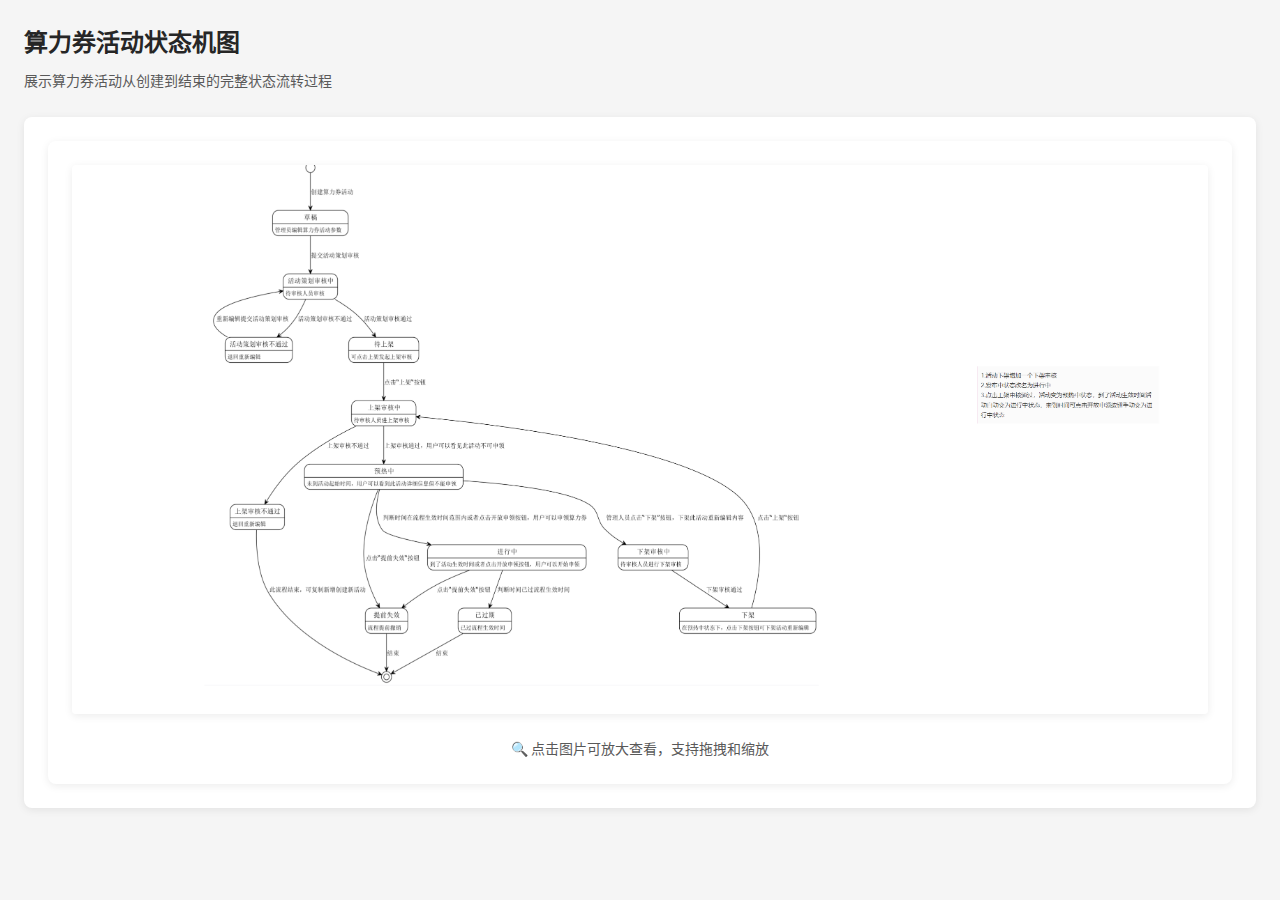
<file: pages/state-machine.html>
<!DOCTYPE html>
<html lang="zh-CN">
<head>
    <meta charset="UTF-8">
    <meta name="viewport" content="width=device-width, initial-scale=1.0">
    <title>算力券活动状态机图</title>
    <link rel="stylesheet" href="../styles/main.css">
    <style>
        body {
            padding: 24px;
            background-color: var(--bg-color);
        }
        .image-container {
            text-align: center;
            background: var(--bg-white);
            border-radius: var(--radius-md);
            padding: 24px;
            box-shadow: var(--shadow-sm);
            cursor: pointer;
            transition: all 0.3s;
        }
        .image-container:hover {
            box-shadow: var(--shadow-md);
        }
        .state-image {
            max-width: 100%;
            height: auto;
            border-radius: var(--radius-sm);
            box-shadow: var(--shadow-sm);
        }
        .image-hint {
            margin-top: 16px;
            color: var(--text-secondary);
            font-size: 14px;
        }
        .image-hint::before {
            content: '🔍 ';
        }
        
        /* 模态框样式 */
        .modal {
            display: none;
            position: fixed;
            z-index: 1000;
            left: 0;
            top: 0;
            width: 100%;
            height: 100%;
            background-color: rgba(0, 0, 0, 0.9);
            animation: fadeIn 0.3s;
            overflow: hidden;
        }
        .modal.active {
            display: flex;
            align-items: center;
            justify-content: center;
        }
        .modal-content {
            position: relative;
            width: 100%;
            height: 100%;
            display: flex;
            align-items: center;
            justify-content: center;
            overflow: hidden;
        }
        .modal-image-wrapper {
            position: relative;
            transform-origin: center center;
            transition: transform 0.1s ease-out;
            cursor: grab;
        }
        .modal-image-wrapper.dragging {
            cursor: grabbing;
        }
        .modal-image {
            max-width: none;
            max-height: none;
            width: auto;
            height: auto;
            border-radius: var(--radius-md);
            box-shadow: 0 4px 20px rgba(0, 0, 0, 0.5);
            user-select: none;
            -webkit-user-drag: none;
        }
        .modal-controls {
            position: absolute;
            top: 20px;
            right: 20px;
            display: flex;
            gap: 12px;
            align-items: center;
            z-index: 1001;
        }
        .control-btn {
            width: 40px;
            height: 40px;
            background: rgba(255, 255, 255, 0.2);
            border: 1px solid rgba(255, 255, 255, 0.3);
            border-radius: var(--radius-sm);
            color: white;
            font-size: 18px;
            cursor: pointer;
            display: flex;
            align-items: center;
            justify-content: center;
            transition: all 0.2s;
            backdrop-filter: blur(10px);
        }
        .control-btn:hover {
            background: rgba(255, 255, 255, 0.3);
            border-color: rgba(255, 255, 255, 0.5);
        }
        .control-btn:disabled {
            opacity: 0.5;
            cursor: not-allowed;
        }
        .zoom-indicator {
            padding: 8px 16px;
            background: rgba(255, 255, 255, 0.2);
            border: 1px solid rgba(255, 255, 255, 0.3);
            border-radius: var(--radius-sm);
            color: white;
            font-size: 14px;
            backdrop-filter: blur(10px);
            min-width: 80px;
            text-align: center;
        }
        .modal-hint {
            position: absolute;
            bottom: 20px;
            left: 50%;
            transform: translateX(-50%);
            color: white;
            font-size: 14px;
            opacity: 0.8;
            background: rgba(0, 0, 0, 0.5);
            padding: 8px 16px;
            border-radius: var(--radius-sm);
            backdrop-filter: blur(10px);
        }
        
        @keyframes fadeIn {
            from { opacity: 0; }
            to { opacity: 1; }
        }
        @keyframes zoomIn {
            from { transform: scale(0.8); opacity: 0; }
            to { transform: scale(1); opacity: 1; }
        }
    </style>
</head>
<body>
    <div class="page-container">
        <div class="page-header">
            <h1 class="page-title">算力券活动状态机图</h1>
            <p class="page-description">展示算力券活动从创建到结束的完整状态流转过程</p>
        </div>

        <div class="card">
            <div class="image-container" onclick="openModal()">
                <img 
                    src="../算力券原型部分截图/0算力券活动状态机图.png" 
                    alt="算力券活动状态机图" 
                    class="state-image"
                    id="stateImage"
                >
                <div class="image-hint">点击图片可放大查看，支持拖拽和缩放</div>
            </div>
        </div>

        <!-- 放大模态框 -->
        <div id="imageModal" class="modal" onclick="closeModal(event)">
            <div class="modal-content">
                <!-- 控制按钮 -->
                <div class="modal-controls">
                    <button class="control-btn" onclick="zoomOut()" title="缩小">−</button>
                    <div class="zoom-indicator" id="zoomIndicator">100%</div>
                    <button class="control-btn" onclick="zoomIn()" title="放大">+</button>
                    <button class="control-btn" onclick="resetZoom()" title="重置">↻</button>
                    <button class="control-btn" onclick="closeModal(event)" title="关闭">×</button>
                </div>
                
                <!-- 图片容器 -->
                <div class="modal-image-wrapper" id="imageWrapper">
                    <img 
                        src="../算力券原型部分截图/0算力券活动状态机图.png" 
                        alt="算力券活动状态机图（放大）" 
                        class="modal-image"
                        id="modalImage"
                        onclick="event.stopPropagation()"
                    >
                </div>
                
                <div class="modal-hint">鼠标滚轮缩放 | 拖拽移动 | ESC关闭</div>
            </div>
        </div>
    </div>

    <script>
        let scale = 1;
        let translateX = 0;
        let translateY = 0;
        let isDragging = false;
        let startX = 0;
        let startY = 0;
        let startTranslateX = 0;
        let startTranslateY = 0;

        const modal = document.getElementById('imageModal');
        const imageWrapper = document.getElementById('imageWrapper');
        const modalImage = document.getElementById('modalImage');
        const zoomIndicator = document.getElementById('zoomIndicator');

        function openModal() {
            modal.classList.add('active');
            document.body.style.overflow = 'hidden';
            // 重置缩放和位置
            resetZoom();
        }

        function closeModal(event) {
            if (event.target.classList.contains('modal') || 
                (event.target.classList.contains('control-btn') && event.target.textContent === '×')) {
                modal.classList.remove('active');
                document.body.style.overflow = 'auto';
                resetZoom();
            }
        }

        function updateTransform() {
            imageWrapper.style.transform = `translate(${translateX}px, ${translateY}px) scale(${scale})`;
            zoomIndicator.textContent = Math.round(scale * 100) + '%';
        }

        function zoomIn() {
            scale = Math.min(scale * 1.2, 5); // 最大5倍
            updateTransform();
        }

        function zoomOut() {
            scale = Math.max(scale / 1.2, 0.5); // 最小0.5倍
            updateTransform();
        }

        function resetZoom() {
            scale = 1;
            translateX = 0;
            translateY = 0;
            updateTransform();
        }

        // 鼠标滚轮缩放
        modal.addEventListener('wheel', function(e) {
            e.preventDefault();
            const delta = e.deltaY > 0 ? 0.9 : 1.1;
            const newScale = Math.max(0.5, Math.min(scale * delta, 5));
            
            // 以鼠标位置为中心缩放
            const rect = imageWrapper.getBoundingClientRect();
            const x = e.clientX - rect.left - rect.width / 2;
            const y = e.clientY - rect.top - rect.height / 2;
            
            scale = newScale;
            translateX = translateX - x * (delta - 1);
            translateY = translateY - y * (delta - 1);
            
            updateTransform();
        }, { passive: false });

        // 拖拽功能
        imageWrapper.addEventListener('mousedown', function(e) {
            if (e.button !== 0) return; // 只处理左键
            isDragging = true;
            imageWrapper.classList.add('dragging');
            startX = e.clientX;
            startY = e.clientY;
            startTranslateX = translateX;
            startTranslateY = translateY;
            e.preventDefault();
        });

        document.addEventListener('mousemove', function(e) {
            if (!isDragging) return;
            translateX = startTranslateX + (e.clientX - startX);
            translateY = startTranslateY + (e.clientY - startY);
            updateTransform();
        });

        document.addEventListener('mouseup', function() {
            if (isDragging) {
                isDragging = false;
                imageWrapper.classList.remove('dragging');
            }
        });

        // 按ESC键关闭模态框
        document.addEventListener('keydown', function(event) {
            if (event.key === 'Escape') {
                if (modal.classList.contains('active')) {
                    modal.classList.remove('active');
                    document.body.style.overflow = 'auto';
                    resetZoom();
                }
            }
        });

        // 防止图片被拖拽
        modalImage.addEventListener('dragstart', function(e) {
            e.preventDefault();
        });
    </script>
</body>
</html>
</file>
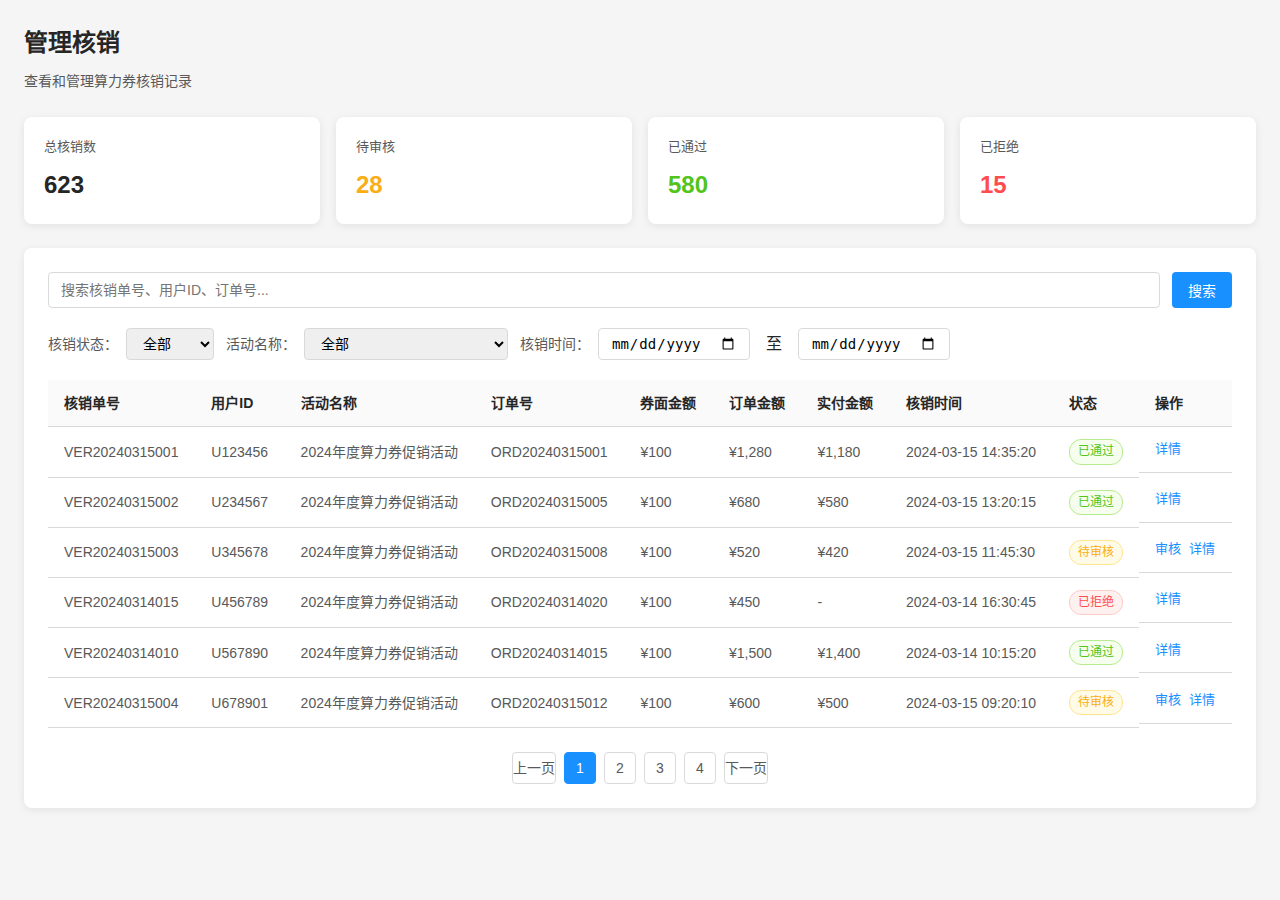
<file: pages/verification-manage.html>
<!DOCTYPE html>
<html lang="zh-CN">
<head>
    <meta charset="UTF-8">
    <meta name="viewport" content="width=device-width, initial-scale=1.0">
    <title>管理核销</title>
    <link rel="stylesheet" href="../styles/main.css">
    <style>
        body {
            padding: 24px;
            background-color: var(--bg-color);
        }
        .filter-bar {
            display: flex;
            gap: 12px;
            margin-bottom: 20px;
            flex-wrap: wrap;
        }
        .filter-item {
            display: flex;
            align-items: center;
            gap: 8px;
        }
        .filter-item label {
            font-size: 14px;
            color: var(--text-secondary);
            white-space: nowrap;
        }
        .filter-item select,
        .filter-item input {
            padding: 6px 12px;
            border: 1px solid var(--border-color);
            border-radius: var(--radius-sm);
            font-size: 14px;
        }
        .table-actions {
            display: flex;
            gap: 8px;
        }
        .action-link {
            color: var(--primary-color);
            text-decoration: none;
            font-size: 13px;
        }
        .action-link:hover {
            text-decoration: underline;
        }
        .action-link.danger {
            color: var(--error-color);
        }
        .stats-row {
            display: grid;
            grid-template-columns: repeat(4, 1fr);
            gap: 16px;
            margin-bottom: 24px;
        }
        .stat-box {
            background: var(--bg-white);
            padding: 20px;
            border-radius: var(--radius-md);
            box-shadow: var(--shadow-sm);
        }
        .stat-box-title {
            font-size: 13px;
            color: var(--text-secondary);
            margin-bottom: 8px;
        }
        .stat-box-value {
            font-size: 24px;
            font-weight: 600;
            color: var(--text-primary);
        }
        .stat-box-value.success {
            color: var(--success-color);
        }
        .stat-box-value.warning {
            color: var(--warning-color);
        }
        .stat-box-value.error {
            color: var(--error-color);
        }
    </style>
</head>
<body>
    <div class="page-container">
        <div class="page-header">
            <h1 class="page-title">管理核销</h1>
            <p class="page-description">查看和管理算力券核销记录</p>
        </div>

        <div class="stats-row">
            <div class="stat-box">
                <div class="stat-box-title">总核销数</div>
                <div class="stat-box-value">623</div>
            </div>
            <div class="stat-box">
                <div class="stat-box-title">待审核</div>
                <div class="stat-box-value warning">28</div>
            </div>
            <div class="stat-box">
                <div class="stat-box-title">已通过</div>
                <div class="stat-box-value success">580</div>
            </div>
            <div class="stat-box">
                <div class="stat-box-title">已拒绝</div>
                <div class="stat-box-value error">15</div>
            </div>
        </div>

        <div class="card">
            <div class="search-bar">
                <input type="text" class="search-input" placeholder="搜索核销单号、用户ID、订单号...">
                <button class="btn btn-primary">搜索</button>
            </div>

            <div class="filter-bar">
                <div class="filter-item">
                    <label>核销状态：</label>
                    <select>
                        <option>全部</option>
                        <option>待审核</option>
                        <option>已通过</option>
                        <option>已拒绝</option>
                    </select>
                </div>
                <div class="filter-item">
                    <label>活动名称：</label>
                    <select>
                        <option>全部</option>
                        <option>2024年度算力券促销活动</option>
                        <option>新用户专享算力券</option>
                        <option>春季算力券活动</option>
                    </select>
                </div>
                <div class="filter-item">
                    <label>核销时间：</label>
                    <input type="date">
                    <span style="margin: 0 8px;">至</span>
                    <input type="date">
                </div>
            </div>

            <table class="table">
                <thead>
                    <tr>
                        <th>核销单号</th>
                        <th>用户ID</th>
                        <th>活动名称</th>
                        <th>订单号</th>
                        <th>券面金额</th>
                        <th>订单金额</th>
                        <th>实付金额</th>
                        <th>核销时间</th>
                        <th>状态</th>
                        <th>操作</th>
                    </tr>
                </thead>
                <tbody>
                    <tr>
                        <td>VER20240315001</td>
                        <td>U123456</td>
                        <td>2024年度算力券促销活动</td>
                        <td>ORD20240315001</td>
                        <td>¥100</td>
                        <td>¥1,280</td>
                        <td>¥1,180</td>
                        <td>2024-03-15 14:35:20</td>
                        <td><span class="badge badge-success">已通过</span></td>
                        <td class="table-actions">
                            <a href="#" class="action-link">详情</a>
                        </td>
                    </tr>
                    <tr>
                        <td>VER20240315002</td>
                        <td>U234567</td>
                        <td>2024年度算力券促销活动</td>
                        <td>ORD20240315005</td>
                        <td>¥100</td>
                        <td>¥680</td>
                        <td>¥580</td>
                        <td>2024-03-15 13:20:15</td>
                        <td><span class="badge badge-success">已通过</span></td>
                        <td class="table-actions">
                            <a href="#" class="action-link">详情</a>
                        </td>
                    </tr>
                    <tr>
                        <td>VER20240315003</td>
                        <td>U345678</td>
                        <td>2024年度算力券促销活动</td>
                        <td>ORD20240315008</td>
                        <td>¥100</td>
                        <td>¥520</td>
                        <td>¥420</td>
                        <td>2024-03-15 11:45:30</td>
                        <td><span class="badge badge-warning">待审核</span></td>
                        <td class="table-actions">
                            <a href="#" class="action-link">审核</a>
                            <a href="#" class="action-link">详情</a>
                        </td>
                    </tr>
                    <tr>
                        <td>VER20240314015</td>
                        <td>U456789</td>
                        <td>2024年度算力券促销活动</td>
                        <td>ORD20240314020</td>
                        <td>¥100</td>
                        <td>¥450</td>
                        <td>-</td>
                        <td>2024-03-14 16:30:45</td>
                        <td><span class="badge badge-error">已拒绝</span></td>
                        <td class="table-actions">
                            <a href="#" class="action-link">详情</a>
                        </td>
                    </tr>
                    <tr>
                        <td>VER20240314010</td>
                        <td>U567890</td>
                        <td>2024年度算力券促销活动</td>
                        <td>ORD20240314015</td>
                        <td>¥100</td>
                        <td>¥1,500</td>
                        <td>¥1,400</td>
                        <td>2024-03-14 10:15:20</td>
                        <td><span class="badge badge-success">已通过</span></td>
                        <td class="table-actions">
                            <a href="#" class="action-link">详情</a>
                        </td>
                    </tr>
                    <tr>
                        <td>VER20240315004</td>
                        <td>U678901</td>
                        <td>2024年度算力券促销活动</td>
                        <td>ORD20240315012</td>
                        <td>¥100</td>
                        <td>¥600</td>
                        <td>¥500</td>
                        <td>2024-03-15 09:20:10</td>
                        <td><span class="badge badge-warning">待审核</span></td>
                        <td class="table-actions">
                            <a href="#" class="action-link">审核</a>
                            <a href="#" class="action-link">详情</a>
                        </td>
                    </tr>
                </tbody>
            </table>

            <div class="pagination">
                <div class="pagination-item">上一页</div>
                <div class="pagination-item active">1</div>
                <div class="pagination-item">2</div>
                <div class="pagination-item">3</div>
                <div class="pagination-item">4</div>
                <div class="pagination-item">下一页</div>
            </div>
        </div>
    </div>
</body>
</html>
</file>
<file: styles/main.css>
/* 算力券演示系统 - 主样式文件 */

:root {
  --primary-color: #1890ff;
  --primary-hover: #40a9ff;
  --success-color: #52c41a;
  --warning-color: #faad14;
  --error-color: #ff4d4f;
  --text-primary: #262626;
  --text-secondary: #595959;
  --text-disabled: #bfbfbf;
  --border-color: #d9d9d9;
  --bg-color: #f5f5f5;
  --bg-white: #ffffff;
  --shadow-sm: 0 2px 8px rgba(0, 0, 0, 0.08);
  --shadow-md: 0 4px 12px rgba(0, 0, 0, 0.12);
  --shadow-lg: 0 8px 24px rgba(0, 0, 0, 0.16);
  --radius-sm: 4px;
  --radius-md: 8px;
  --radius-lg: 12px;
}

* {
  margin: 0;
  padding: 0;
  box-sizing: border-box;
}

body {
  font-family: -apple-system, BlinkMacSystemFont, 'Segoe UI', 'PingFang SC', 'Hiragino Sans GB', 'Microsoft YaHei', sans-serif;
  color: var(--text-primary);
  background-color: var(--bg-color);
  line-height: 1.6;
}

/* 主布局 */
.main-container {
  display: flex;
  height: 100vh;
  overflow: hidden;
}

/* 侧边栏 */
.sidebar {
  width: 260px;
  background: var(--bg-white);
  border-right: 1px solid var(--border-color);
  padding: 24px 0;
  overflow-y: auto;
  box-shadow: var(--shadow-sm);
}

.sidebar-header {
  padding: 0 24px 24px;
  border-bottom: 1px solid var(--border-color);
  margin-bottom: 16px;
}

.sidebar-header h1 {
  font-size: 20px;
  font-weight: 600;
  color: var(--text-primary);
}

.sidebar-nav {
  list-style: none;
}

.sidebar-nav-item {
  margin: 4px 12px;
}

.sidebar-nav-link {
  display: block;
  padding: 12px 16px;
  color: var(--text-secondary);
  text-decoration: none;
  border-radius: var(--radius-md);
  transition: all 0.2s;
  font-size: 14px;
}

.sidebar-nav-link:hover {
  background-color: #f0f0f0;
  color: var(--primary-color);
}

.sidebar-nav-link.active {
  background-color: #e6f7ff;
  color: var(--primary-color);
  font-weight: 500;
}

.sidebar-nav-link .step-number {
  display: inline-block;
  width: 24px;
  height: 24px;
  line-height: 24px;
  text-align: center;
  background-color: #f0f0f0;
  border-radius: 50%;
  margin-right: 12px;
  font-size: 12px;
  font-weight: 500;
}

.sidebar-nav-link.active .step-number {
  background-color: var(--primary-color);
  color: white;
}

/* 内容区域 */
.content-area {
  flex: 1;
  overflow-y: auto;
  padding: 24px;
  background-color: var(--bg-color);
}

.page-container {
  max-width: 1400px;
  margin: 0 auto;
}

/* 页面标题 */
.page-header {
  margin-bottom: 24px;
}

.page-title {
  font-size: 24px;
  font-weight: 600;
  color: var(--text-primary);
  margin-bottom: 8px;
}

.page-description {
  color: var(--text-secondary);
  font-size: 14px;
}

/* 卡片 */
.card {
  background: var(--bg-white);
  border-radius: var(--radius-md);
  padding: 24px;
  box-shadow: var(--shadow-sm);
  margin-bottom: 24px;
}

.card-header {
  margin-bottom: 20px;
  padding-bottom: 16px;
  border-bottom: 1px solid var(--border-color);
}

.card-title {
  font-size: 18px;
  font-weight: 600;
  color: var(--text-primary);
}

/* 表单样式 */
.form-group {
  margin-bottom: 20px;
}

.form-label {
  display: block;
  margin-bottom: 8px;
  color: var(--text-primary);
  font-size: 14px;
  font-weight: 500;
}

.form-label.required::after {
  content: ' *';
  color: var(--error-color);
}

.form-input,
.form-select,
.form-textarea {
  width: 100%;
  padding: 8px 12px;
  border: 1px solid var(--border-color);
  border-radius: var(--radius-sm);
  font-size: 14px;
  transition: all 0.2s;
  font-family: inherit;
}

.form-input:focus,
.form-select:focus,
.form-textarea:focus {
  outline: none;
  border-color: var(--primary-color);
  box-shadow: 0 0 0 2px rgba(24, 144, 255, 0.1);
}

.form-textarea {
  min-height: 100px;
  resize: vertical;
}

/* 按钮 */
.btn {
  display: inline-block;
  padding: 8px 16px;
  border: none;
  border-radius: var(--radius-sm);
  font-size: 14px;
  font-weight: 500;
  cursor: pointer;
  transition: all 0.2s;
  text-decoration: none;
  text-align: center;
}

.btn-primary {
  background-color: var(--primary-color);
  color: white;
}

.btn-primary:hover {
  background-color: var(--primary-hover);
}

.btn-secondary {
  background-color: #f0f0f0;
  color: var(--text-primary);
}

.btn-secondary:hover {
  background-color: #e0e0e0;
}

.btn-success {
  background-color: var(--success-color);
  color: white;
}

.btn-warning {
  background-color: var(--warning-color);
  color: white;
}

.btn-danger {
  background-color: var(--error-color);
  color: white;
}

/* 表格 */
.table {
  width: 100%;
  border-collapse: collapse;
  background: var(--bg-white);
}

.table th,
.table td {
  padding: 12px 16px;
  text-align: left;
  border-bottom: 1px solid var(--border-color);
}

.table th {
  background-color: #fafafa;
  font-weight: 600;
  color: var(--text-primary);
  font-size: 14px;
}

.table td {
  color: var(--text-secondary);
  font-size: 14px;
}

.table tr:hover {
  background-color: #fafafa;
}

/* 标签 */
.badge {
  display: inline-block;
  padding: 2px 8px;
  border-radius: 12px;
  font-size: 12px;
  font-weight: 500;
}

.badge-success {
  background-color: #f6ffed;
  color: var(--success-color);
  border: 1px solid #b7eb8f;
}

.badge-warning {
  background-color: #fffbe6;
  color: var(--warning-color);
  border: 1px solid #ffe58f;
}

.badge-error {
  background-color: #fff1f0;
  color: var(--error-color);
  border: 1px solid #ffccc7;
}

.badge-info {
  background-color: #e6f7ff;
  color: var(--primary-color);
  border: 1px solid #91d5ff;
}

/* 状态机图样式 */
.state-machine {
  display: flex;
  justify-content: center;
  align-items: center;
  padding: 40px;
  min-height: 500px;
}

.state-diagram {
  position: relative;
  width: 100%;
  max-width: 1000px;
  height: 600px;
}

.state-node {
  position: absolute;
  padding: 16px 24px;
  background: var(--bg-white);
  border: 2px solid var(--border-color);
  border-radius: var(--radius-md);
  text-align: center;
  box-shadow: var(--shadow-sm);
  font-size: 14px;
  font-weight: 500;
  min-width: 120px;
}

.state-node.active {
  border-color: var(--primary-color);
  background-color: #e6f7ff;
  color: var(--primary-color);
}

.state-arrow {
  position: absolute;
  background-color: var(--border-color);
  z-index: 1;
}

.state-arrow::after {
  content: '';
  position: absolute;
  width: 0;
  height: 0;
  border-style: solid;
}

/* 搜索栏 */
.search-bar {
  display: flex;
  gap: 12px;
  margin-bottom: 20px;
}

.search-input {
  flex: 1;
  padding: 8px 12px;
  border: 1px solid var(--border-color);
  border-radius: var(--radius-sm);
  font-size: 14px;
}

/* 分页 */
.pagination {
  display: flex;
  justify-content: center;
  align-items: center;
  gap: 8px;
  margin-top: 24px;
}

.pagination-item {
  min-width: 32px;
  height: 32px;
  display: flex;
  align-items: center;
  justify-content: center;
  border: 1px solid var(--border-color);
  border-radius: var(--radius-sm);
  background: var(--bg-white);
  color: var(--text-secondary);
  cursor: pointer;
  font-size: 14px;
}

.pagination-item:hover {
  border-color: var(--primary-color);
  color: var(--primary-color);
}

.pagination-item.active {
  background-color: var(--primary-color);
  color: white;
  border-color: var(--primary-color);
}

/* 文件上传 */
.file-upload {
  border: 2px dashed var(--border-color);
  border-radius: var(--radius-md);
  padding: 40px;
  text-align: center;
  background-color: #fafafa;
  cursor: pointer;
  transition: all 0.2s;
}

.file-upload:hover {
  border-color: var(--primary-color);
  background-color: #f0f7ff;
}

.file-upload-icon {
  font-size: 48px;
  color: var(--text-disabled);
  margin-bottom: 16px;
}

/* 响应式 */
@media (max-width: 768px) {
  .main-container {
    flex-direction: column;
  }
  
  .sidebar {
    width: 100%;
    height: auto;
    max-height: 200px;
  }
  
  .content-area {
    padding: 16px;
  }
}
</file>
